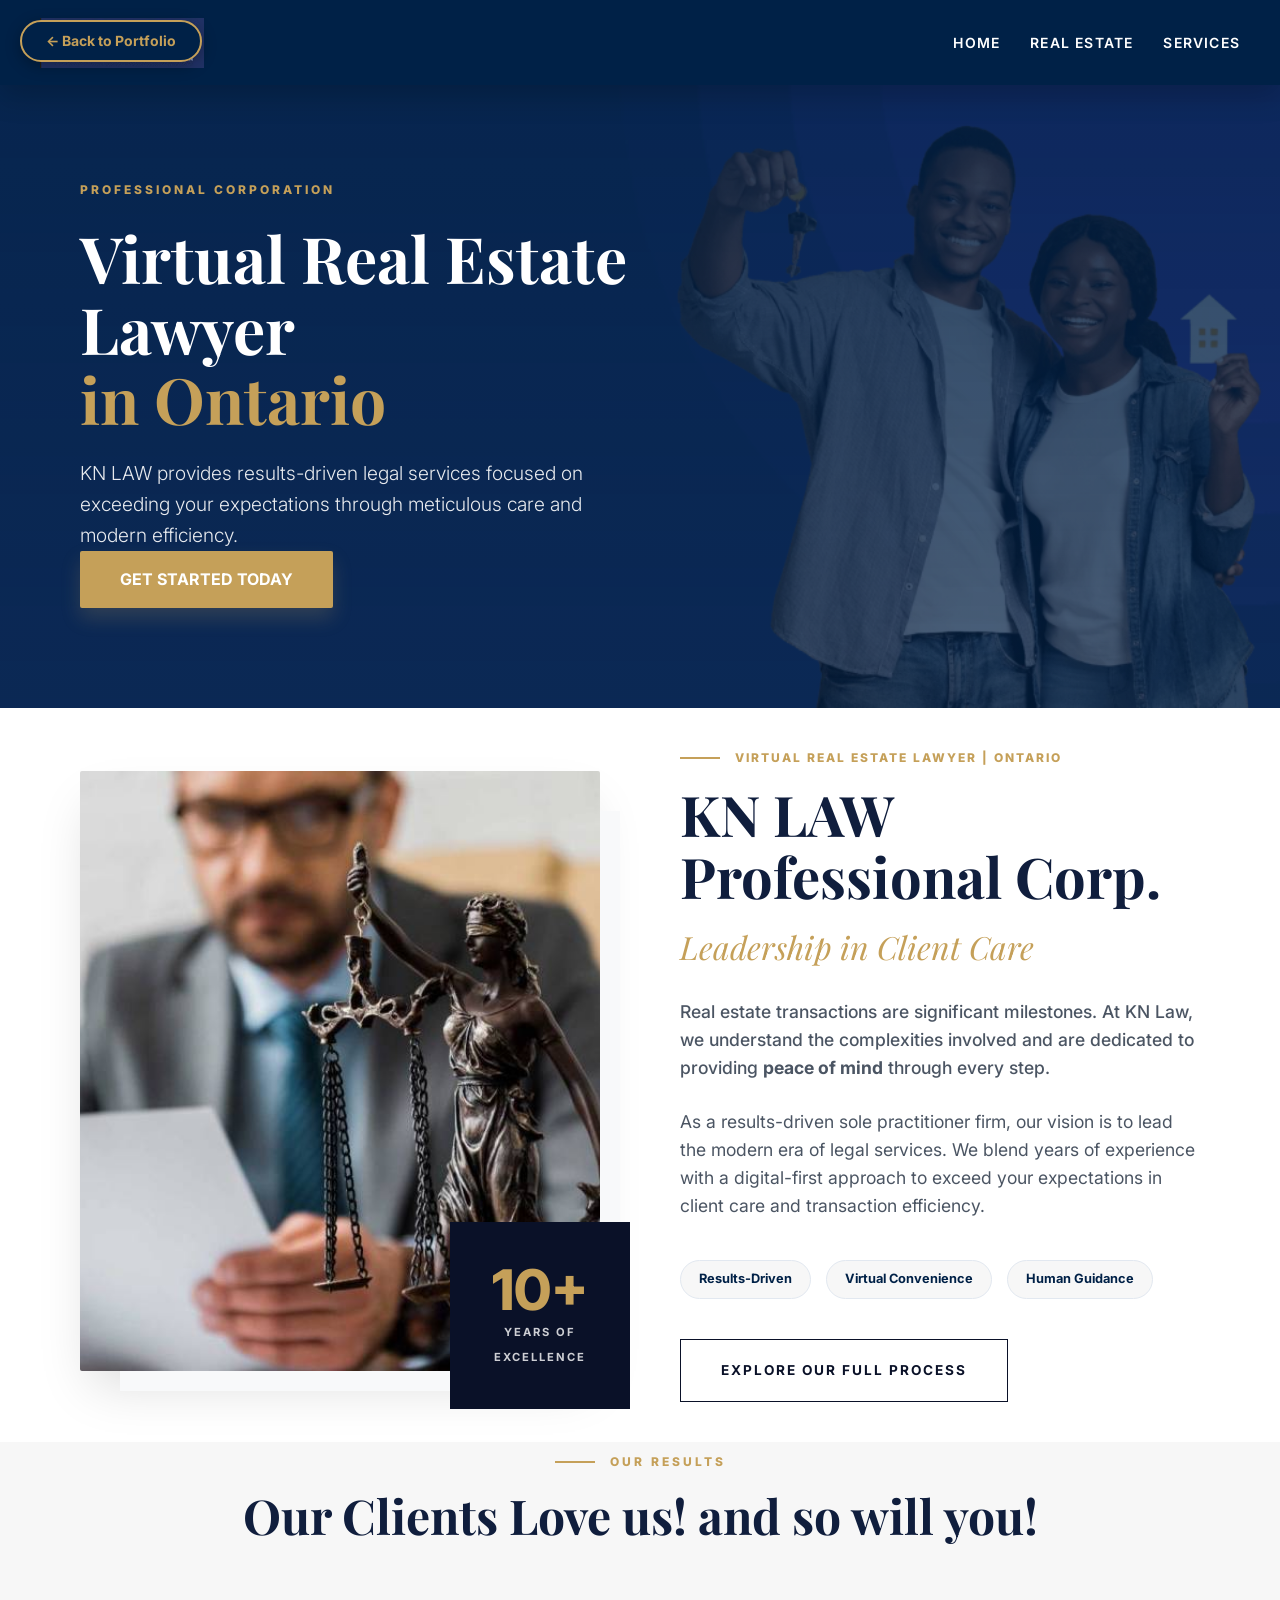
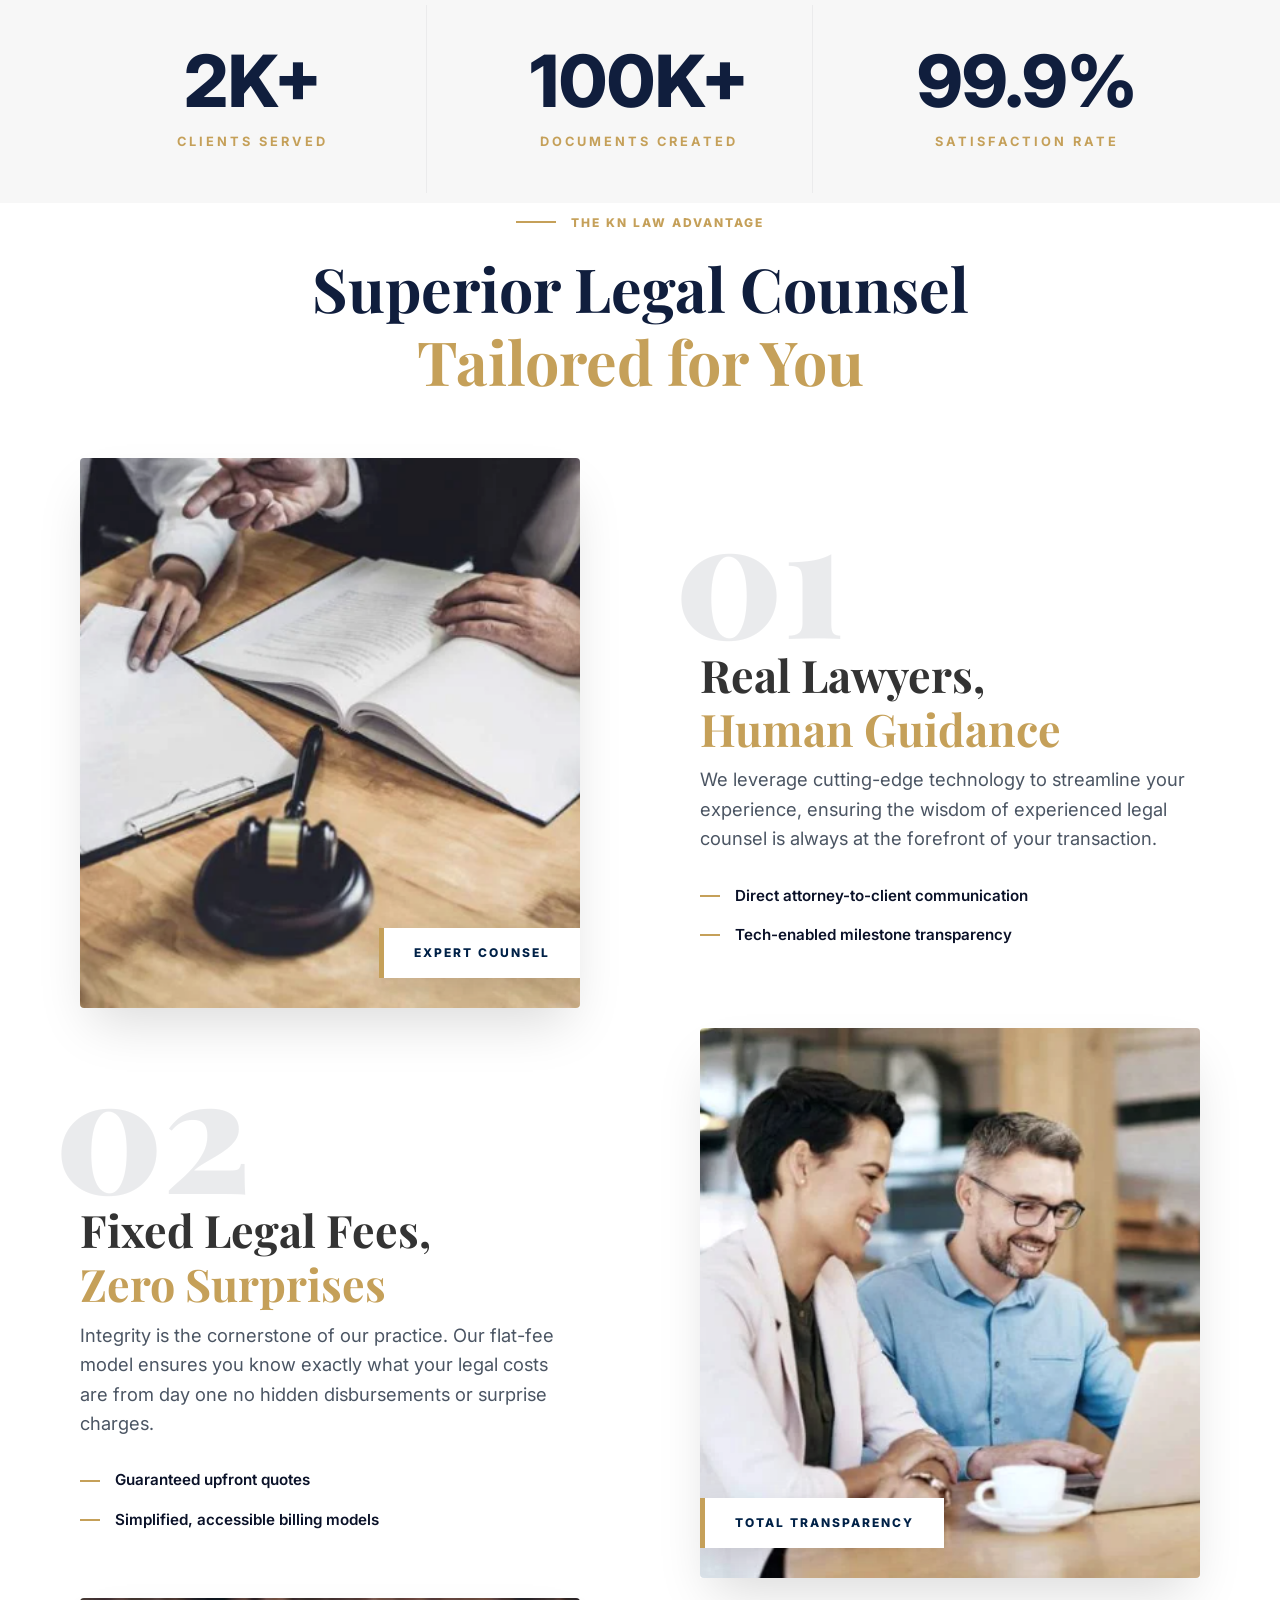
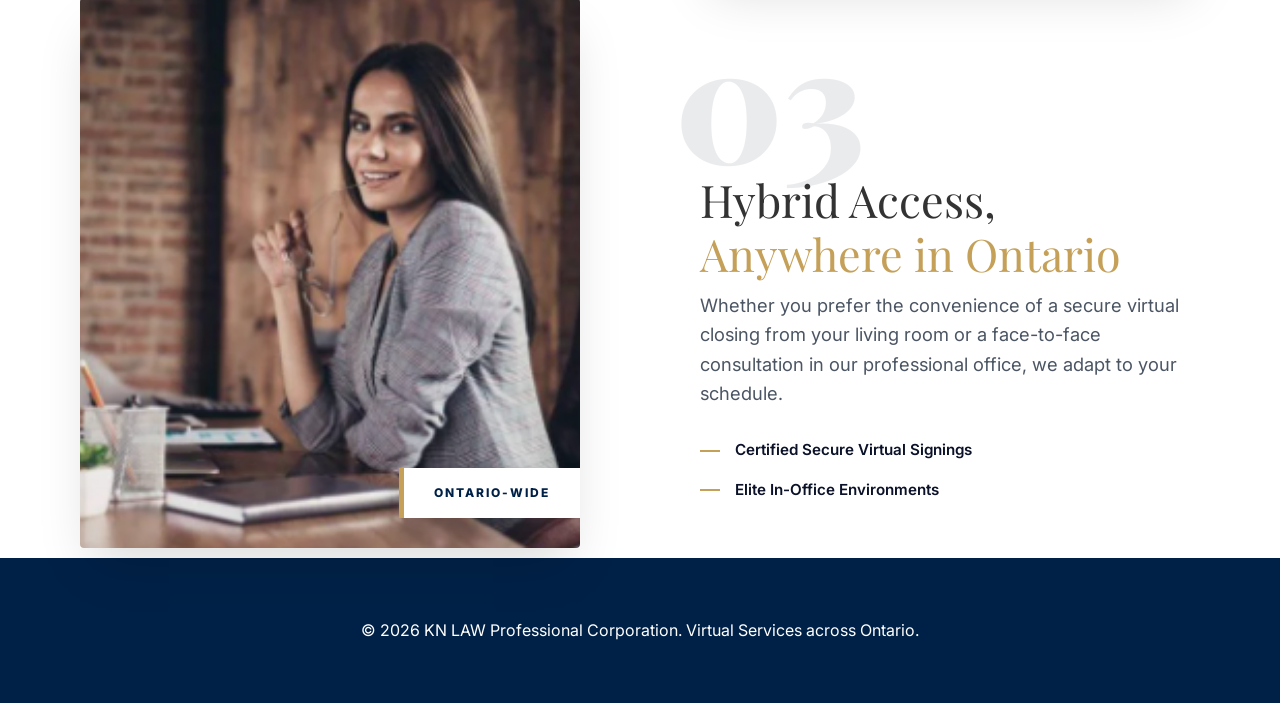
<file: index.html>
<!DOCTYPE html>
<html lang="en">
<head>
    <meta charset="UTF-8">
    <meta name="viewport" content="width=device-width, initial-scale=1.0">
    <title>KN LAW | Virtual Real Estate Lawyer Ontario</title>
    <link rel="stylesheet" href="indexxx.css">
    <link href="https://fonts.googleapis.com/css2?family=Inter:wght@400;600;700&family=Playfair+Display:wght@700;800&display=swap" rel="stylesheet">
</head>
<body>
       <a href="https://kisanthk.github.io/Kisanth-s-Website-/" class="back-link">← Back to Portfolio</a>
<nav class="solid-navbar">
    <div class="nav-elite-container">
           <img src="newLogo.png" alt="KN Law" class="nav-elite-logo">
        <div class="nav-menu-group" id="nav-menu">
            <ul class="nav-links-horizontal">
                <li><a href="index.html" class="nav-item-elite">Home</a></li>
                <li><a href="realEstate.html" class="nav-item-elite active">Real Estate</a></li>
                <li><a href="services.html" class="nav-item-elite">Services</a></li>
            </ul>
        </div>

        <div class="menu-toggle" id="mobile-menu">
            <span class="bar"></span>
            <span class="bar"></span>
            <span class="bar"></span>
        </div>
    </div>
</nav>

<header class="hero">
    <div class="container">
        <div class="hero-content">
            <span class="hero-eyebrow">Professional Corporation</span>
            <h1>Virtual Real Estate Lawyer <br><span class="text-gold">in Ontario</span></h1>
            <p class="hero-subtext">KN LAW provides results-driven legal services focused on exceeding your expectations through meticulous care and modern efficiency.</p>
            <div class="hero-btns">
                <a href="#contact" class="btn-gold">Get Started Today</a>
            </div>
        </div>
    </div>
</header>

<section id="about" class="about-premium">
    <div class="container about-grid">
        <div class="about-visual-group">
            <div class="image-stack">
                <img src="laww.jpg" alt="KN LAW Professional Environment" class="img-main">
                <div class="experience-badge">
                    <span class="exp-number">10+</span>
                    <span class="exp-label">Years of<br>Excellence</span>
                </div>
            </div>
            <div class="glass-decoration"></div>
        </div>

        <div class="about-text-content">
            <div class="eyebrow-wrapper">
                <div class="accent-line"></div>
                <span class="label-gold">Virtual Real Estate Lawyer | Ontario</span>
            </div>
            
            <h2 class="elite-title">KN LAW Professional Corp. <br>
                <span class="title-sub">Leadership in Client Care</span>
            </h2>

            <div class="description-block">
                <p class="lead-p">
                    Real estate transactions are significant milestones. At KN Law, we understand the complexities involved and are dedicated to providing <strong>peace of mind</strong> through every step.
                </p>
                <p>
                    As a results-driven sole practitioner firm, our vision is to lead the modern era of legal services. We blend years of experience with a digital-first approach to exceed your expectations in client care and transaction efficiency.
                </p>
            </div>

            <div class="value-indicators">
                <div class="value-pill">Results-Driven</div>
                <div class="value-pill">Virtual Convenience</div>
                <div class="value-pill">Human Guidance</div>
            </div>

            <a href="#process" class="btn-premium-outline">Explore Our Full Process</a>
        </div>
    </div>
</section>

<section id="results">
    <div class="container">
        <div class="text-center-wrapper">
            <div class="eyebrow-container justify-center">
                <div class="line"></div>
                <span class="eyebrow-text">Our Results</span>
            </div>
            <h2>Our Clients Love us! and so will you!</h2>
        </div>

       <div class="results-grid">
            <div class="stat-item">
                <div class="stat-number"><span class="counter" data-target="2">2</span>K+</div>
                <p class="stat-label">Clients Served</p>
            </div>
            
            <div class="stat-item">
                <div class="stat-number"><span class="counter" data-target="100">0</span>K+</div>
                <p class="stat-label">Documents Created</p>
            </div>
            
            <div class="stat-item">
                <div class="stat-number"><span class="counter" data-target="99">99</span>.9%</div>
                <p class="stat-label">Satisfaction Rate</p>
            </div>
        </div>
    </div>
</section>
<section id="advantage" class="advantage-elite">
    <div class="container">
        <div class="text-center-wrapper">
            <div class="eyebrow-container justify-center">
                <div class="line"></div>
                <span class="label-gold">The KN LAW Advantage</span>
            </div>
            <h2 class="advantage-main-title">Superior Legal Counsel <br><span class="text-gold">Tailored for You</span></h2>
        </div>

        <div class="row-premium">
            <div class="col-img img-frame">
                <div class="image-wrapper">
                    <img src="whyChoose.png" alt="Real Guidance">
                    <div class="floating-label">Expert Counsel</div>
                </div>
            </div>
            <div class="col-text">
                <div class="val-num-bg">01</div>
                <h4 class="advantage-h4">Real Lawyers, <br><span class="text-gold">Human Guidance</span></h4>
                <p class="advantage-p">We leverage cutting-edge technology to streamline your experience, ensuring the wisdom of experienced legal counsel is always at the forefront of your transaction.</p>
                <ul class="benefit-list-elite">
                    <li>Direct attorney-to-client communication</li>
                    <li>Tech-enabled milestone transparency</li>
                </ul>
            </div>
        </div>

        <div class="row-premium row-reverse">
            <div class="col-img img-frame">
                <div class="image-wrapper">
                    <img src="fixedLegal.png" alt="Transparent Fees">
                    <div class="floating-label label-left">Total Transparency</div>
                </div>
            </div>
            <div class="col-text">
                <div class="val-num-bg">02</div>
                <h4 class="advantage-h4">Fixed Legal Fees, <br><span class="text-gold">Zero Surprises</span></h4>
                <p class="advantage-p">Integrity is the cornerstone of our practice. Our flat-fee model ensures you know exactly what your legal costs are from day one no hidden disbursements or surprise charges.</p>
                <ul class="benefit-list-elite">
                    <li>Guaranteed upfront quotes</li>
                    <li>Simplified, accessible billing models</li>
                </ul>
            </div>
        </div>

        <div class="row-premium">
            <div class="col-img img-frame">
                <div class="image-wrapper">
                    <img src="office.png" alt="Ontario-Wide Access">
                    <div class="floating-label">Ontario-Wide</div>
                </div>
            </div>
            <div class="col-text">
                <div class="val-num-bg">03</div>
                <div class="advantage-h4">Hybrid Access, <br><span class="text-gold">Anywhere in Ontario</span></div>
                <p class="advantage-p">Whether you prefer the convenience of a secure virtual closing from your living room or a face-to-face consultation in our professional office, we adapt to your schedule.</p>
                <ul class="benefit-list-elite">
                    <li>Certified Secure Virtual Signings</li>
                    <li>Elite In-Office Environments</li>
                </ul>
            </div>
        </div>
    </div>
</section>

    <footer id="contact">
        <div class="container">
            <p>&copy; 2026 KN LAW Professional Corporation. Virtual Services across Ontario.</p>
        </div>
    </footer>

<script src ="script.js" ></script>
</body>

</html>
</file>
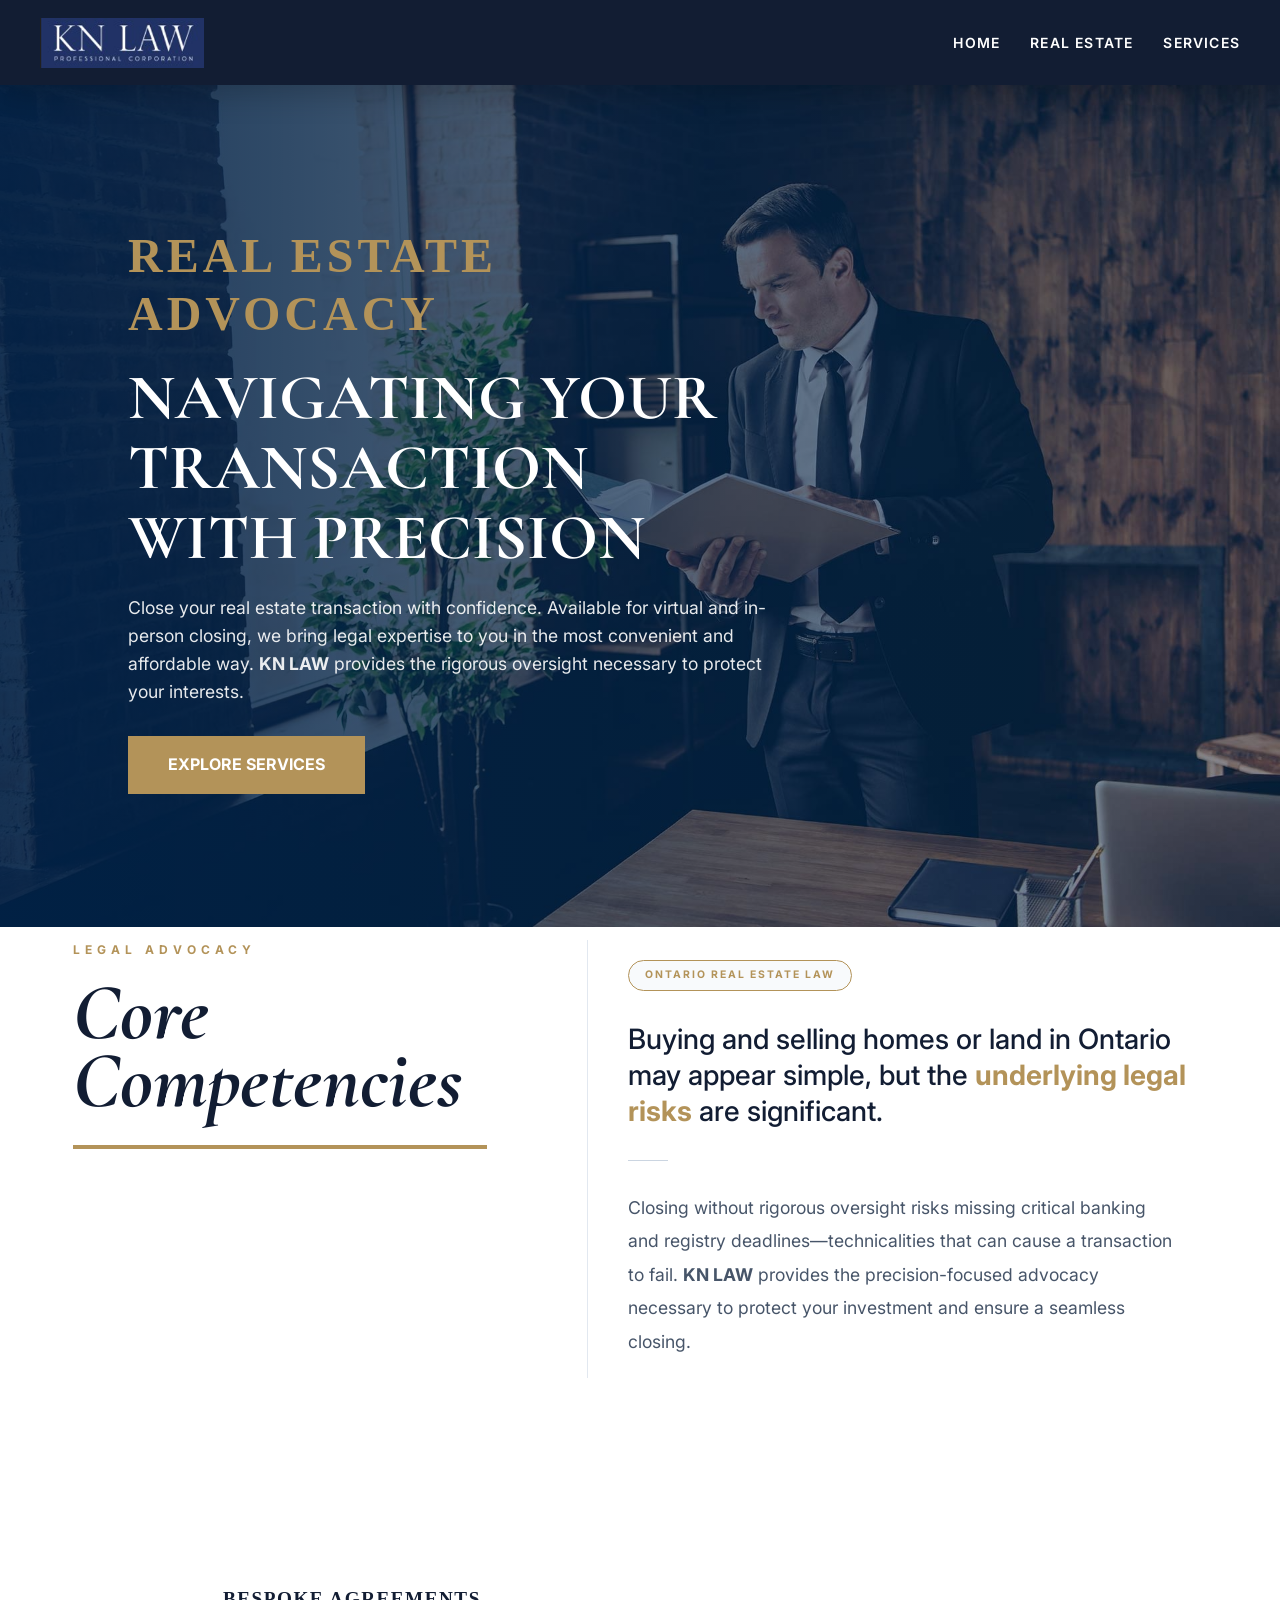
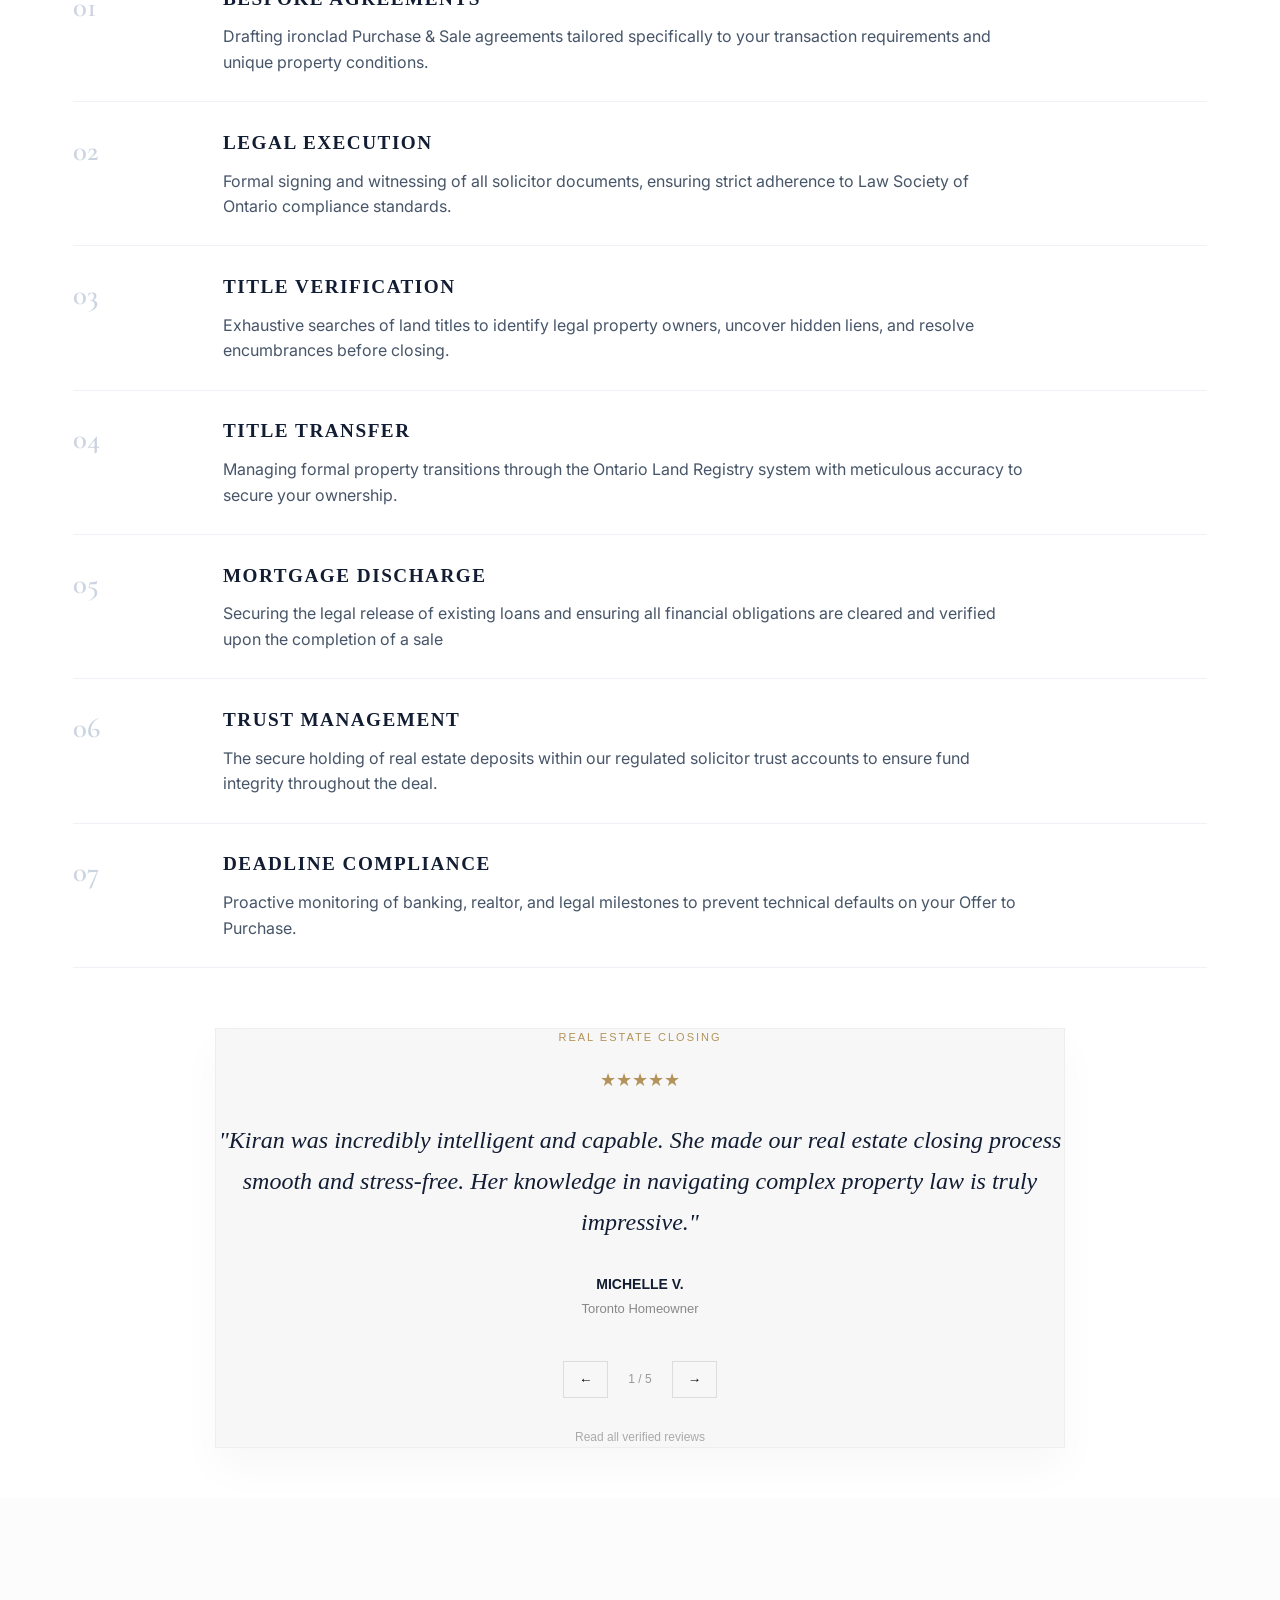
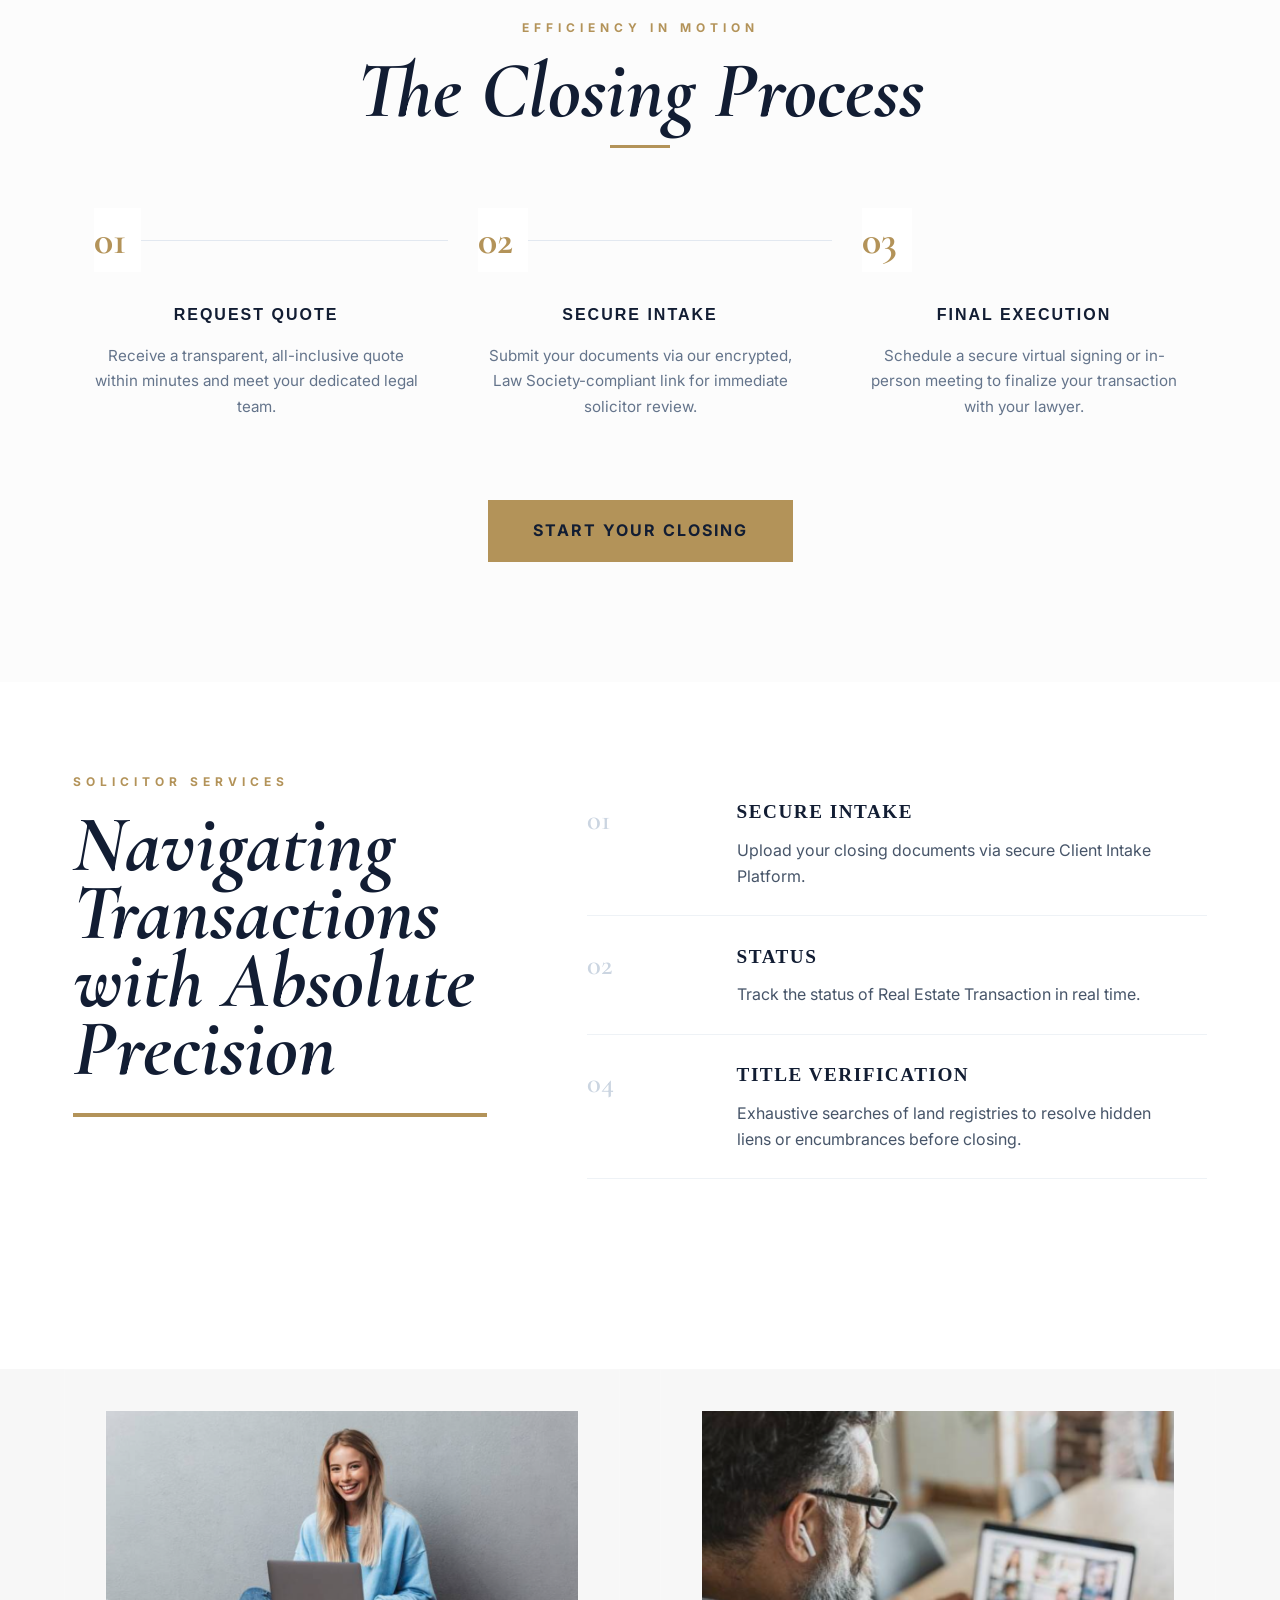
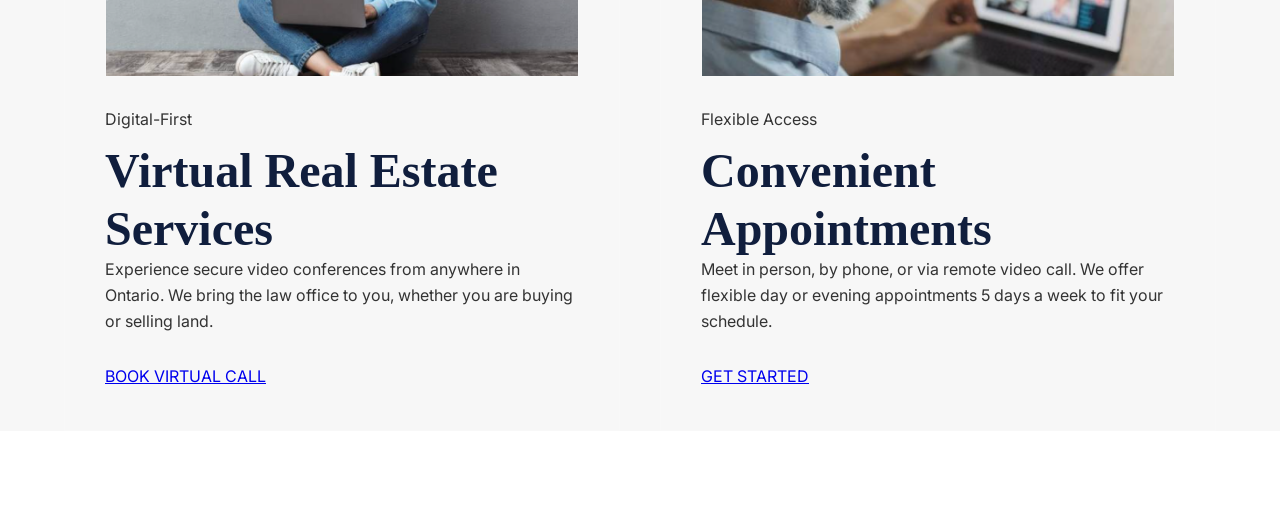
<file: realEstate.html>
<!DOCTYPE html>
<html lang="en">
   <head>
      <meta charset="UTF-8">
    <meta name="viewport" content="width=device-width, initial-scale=1.0">
      <title>Real Estate | KN LAW | Advocacy & Solicitor Services</title>
      <link rel="stylesheet" href="realEstate.css">
      <link href="https://fonts.googleapis.com/css2?family=Cormorant+Garamond:ital,wght@0,600;1,600&family=Inter:wght@300;400;600;700&display=swap" rel="stylesheet">
   </head>
   <body>

<nav class="solid-navbar">
    <div class="nav-elite-container">
        <a href="index.html" class="nav-brand">
            <img src="newLogo.png" alt="KN Law" class="nav-elite-logo">
        </a>
        <div class="nav-menu-group" id="navigation-hub">
            <ul class="nav-links-horizontal">
                <li><a href="index.html" class="nav-item-elite">Home</a></li>
                <li><a href="realEstate.html" class="nav-item-elite active">Real Estate</a></li>
                <li><a href="services.html" class="nav-item-elite">Services</a></li>
            </ul>
        </div>
        <div class="menu-toggle" id="mobile-trigger">
            <span class="bar"></span>
            <span class="bar"></span>
            <span class="bar"></span>
        </div>
    </div>
</nav>

      <section class="hero-container">
         <div class="hero-image-wrapper" style="background-image: url('image.jpg');">
            <div class="hero-overlay">
               <div class="hero-text-content">
                  <h2 class="gold-subtitle">REAL ESTATE ADVOCACY</h2>
                  <h1 class="hero-title">NAVIGATING YOUR TRANSACTION <br> WITH PRECISION</h1>
                  <p class="hero-description">
                     Close your real estate transaction with confidence. Available for virtual and in-person closing, we bring legal expertise to you in the most convenient and affordable way.
                     <strong>KN LAW</strong> provides the rigorous oversight necessary to protect your interests.
                  </p>
                  <a href="#services" class="cta-button">EXPLORE SERVICES</a>
               </div>
            </div>
         </div>
      </section>
      
     <section id="services" class="premium-services">
    <div class="editorial-container">
        
      <div class="service-intro-grid">
    <div class="intro-left">
        <div class="sticky-title-wrap">
            <span class="eyebrow-accent">Legal Advocacy</span>
            <h2 class="main-title-large">Core <br>Competencies</h2>
            <div class="gold-accent-bar"></div>
        </div>
    </div>

    <div class="intro-right">
        <div class="manifesto-box">
            <div class="legal-disclaimer-pill">Ontario Real Estate Law</div>
            <p class="manifesto-lead">
                Buying and selling homes or land in Ontario may appear simple, but the <span class="text-highlight">underlying legal risks</span> are significant.
            </p>
            <div class="manifesto-divider"></div>
            <p class="manifesto-detail">
                Closing without rigorous oversight risks missing critical banking and registry deadlines—technicalities that can cause a transaction to fail. 
                <strong>KN LAW</strong> provides the precision-focused advocacy necessary to protect your investment and ensure a seamless closing.
            </p>
        </div>
    </div>
</div>

        <div class="competency-rows">
            <div class="editorial-row">
                <div class="row-meta">
                    <span class="row-num">01</span>
                    <span class="row-label"></span>
                </div>
                <div class="row-body">
                    <h3 class="row-title">Bespoke Agreements</h3>
                    <p class="row-text">Drafting ironclad Purchase & Sale agreements tailored specifically to your transaction requirements and unique property conditions.</p>
                </div>
                <div class="row-indicator"></div>
            </div>

            <div class="editorial-row">
                <div class="row-meta">
                    <span class="row-num">02</span>
                    <span class="row-label"></span>
                </div>
                <div class="row-body">
                    <h3 class="row-title">Legal Execution</h3>
                    <p class="row-text">Formal signing and witnessing of all solicitor documents, ensuring strict adherence to Law Society of Ontario compliance standards.</p>
                </div>
                <div class="row-indicator"></div>
            </div>

            <div class="editorial-row">
                <div class="row-meta">
                    <span class="row-num">03</span>
                    <span class="row-label"></span>
                </div>
                <div class="row-body">
                    <h3 class="row-title">Title Verification</h3>
                    <p class="row-text">Exhaustive searches of land titles to identify legal property owners, uncover hidden liens, and resolve encumbrances before closing.</p>
                </div>
                <div class="row-indicator"></div>
            </div>

            <div class="editorial-row">
                <div class="row-meta">
                    <span class="row-num">04</span>
                    <span class="row-label"></span>
                </div>
                <div class="row-body">
                    <h3 class="row-title">Title Transfer</h3>
                    <p class="row-text">Managing formal property transitions through the Ontario Land Registry system with meticulous accuracy to secure your ownership.</p>
                </div>
                <div class="row-indicator"></div>
            </div>

            <div class="editorial-row">
                <div class="row-meta">
                    <span class="row-num">05</span>
                    <span class="row-label"></span>
                </div>
                <div class="row-body">
                    <h3 class="row-title">Mortgage Discharge</h3>
                    <p class="row-text">Securing the legal release of existing loans and ensuring all financial obligations are cleared and verified upon the completion of a sale</p>
                </div>
                <div class="row-indicator"></div>
            </div>
             <div class="editorial-row">
                <div class="row-meta">
                    <span class="row-num">06</span>
                    <span class="row-label"></span>
                </div>
                <div class="row-body">
                    <h3 class="row-title">Trust Management</h3>
                    <p class="row-text">The secure holding of real estate deposits within our regulated solicitor trust accounts to ensure fund integrity throughout the deal.</p>
                </div>
                <div class="row-indicator"></div>
            </div>
            <div class="editorial-row">
                <div class="row-meta">
                    <span class="row-num">07</span>
                    <span class="row-label"></span>
                </div>
                <div class="row-body">
                    <h3 class="row-title">Deadline Compliance</h3>
                    <p class="row-text">Proactive monitoring of banking, realtor, and legal milestones to prevent technical defaults on your Offer to Purchase.</p>
                </div>
                <div class="row-indicator"></div>
            </div>
        </div>
    </div>
</section>

<section class="kn-review-wrapper">
    <div class="kn-slider">
    <div class="kn-slide active">

        <div class="kn-badge">Real Estate Closing</div>
        <div class="kn-stars">★★★★★</div>
        <p class="kn-quote">"Kiran was incredibly intelligent and capable. She made our real estate closing process smooth and stress-free. Her knowledge in navigating complex property law is truly impressive."</p>
        <div class="kn-author">
            <strong>Michelle V.</strong>
            <span>Toronto Homeowner</span>
        </div>
    </div>

    <div class="kn-slide">
        <div class="kn-badge">Client Support</div>
        <div class="kn-stars">★★★★★</div>
        <p class="kn-quote">"The team showed an exceptional service attitude. They were patient, attentive, and showed genuine concern for our best interests throughout the entire legal process."</p>
        <div class="kn-author">
            <strong>Robert & Sarah H.</strong>
            <span>First-time Buyers</span>
        </div>
    </div>

    <div class="kn-slide">
        <div class="kn-badge">Legal Consultation</div>
        <div class="kn-stars">★★★★★</div>
        <p class="kn-quote">"Transparent pricing with no hidden charges. We walked out of our meeting with complete peace of mind, knowing exactly what we were paying for. Highly professional."</p>
        <div class="kn-author">
            <strong>James L.</strong>
            <span>Property Investor</span>
        </div>
    </div>

    <div class="kn-slide">
        <div class="kn-badge">Transaction Management</div>
        <div class="kn-stars">★★★★★</div>
        <p class="kn-quote">"Outstanding communication. Every email was answered promptly, and they kept us updated at every stage of our closing. You aren't just a file number here."</p>
        <div class="kn-author">
            <strong>David P.</strong>
            <span>Commercial Client</span>
        </div>
    </div>

    <div class="kn-slide">
        <div class="kn-badge">Verified Client</div>
        <div class="kn-stars">★★★★★</div>
        <p class="kn-quote">"Reliable, professional, and thorough. KN Law Services is easily the most trustworthy firm I've worked with in Ontario for real estate matters."</p>
        <div class="kn-author">
            <strong>Elena M.</strong>
            <span>Brampton, ON</span>
        </div>
    </div>
</div>

    <div class="kn-nav">
        <button id="prev" aria-label="Previous">←</button>
        <span id="slide-number">1 / 5</span>
        <button id="next" aria-label="Next">→</button>
    </div>

    <a href="https://knlegalservices.com/about-kn-law-real-estate/" class="kn-source-link">
        Read all verified reviews
    </a>
</div>
</section>

     <section class="process-section">
    <div class="editorial-container">
        <div class="center-head">
            <span class="eyebrow-accent">Efficiency in Motion</span>
            <h2 class="main-title-large center-text">The Closing Process</h2>
            <div class="gold-line-center"></div>
        </div>

        <div class="process-timeline-grid">
            <div class="p-card-premium">
                <div class="p-header">
                    <span class="p-number">01</span>
                    <div class="p-connector"></div>
                </div>
                <div class="p-body">
                    <h4 class="p-title">Request Quote</h4>
                    <p class="p-text">Receive a transparent, all-inclusive quote within minutes and meet your dedicated legal team.</p>
                </div>
            </div>

            <div class="p-card-premium">
                <div class="p-header">
                    <span class="p-number">02</span>
                    <div class="p-connector"></div>
                </div>
                <div class="p-body">
                    <h4 class="p-title">Secure Intake</h4>
                    <p class="p-text">Submit your documents via our encrypted, Law Society-compliant link for immediate solicitor review.</p>
                </div>
            </div>

            <div class="p-card-premium">
                <div class="p-header">
                    <span class="p-number">03</span>
                </div>
                <div class="p-body">
                    <h4 class="p-title">Final Execution</h4>
                    <p class="p-text">Schedule a secure virtual signing or in-person meeting to finalize your transaction with your lawyer.</p>
                </div>
            </div>
        </div>

        <div class="cta-area-centered">
            <a href="#contact" class="btn-gold-filled">START YOUR CLOSING</a>
        </div>
    </div>
</section>

<section id="services" class="premium-services">
    <div class="editorial-container">
        <div class="service-intro-grid">
            <div class="intro-left">
                <span class="eyebrow-accent">Solicitor Services</span>
                <h2 class="main-title-large">Navigating Transactions <br>with Absolute Precision</h2>
                <div class="gold-accent-bar"></div>
            </div>
            
            <div class="competency-list-wrap">
                <div class="editorial-row">
                    <div class="row-meta"><span class="row-num">01</span></div>
                    <div class="row-body">
                        <h3 class="row-title">Secure Intake</h3>
                        <p class="row-text">Upload your closing documents via secure Client Intake Platform.</p>
                    </div>
                    <div class="row-indicator"></div>
                </div>

                <div class="editorial-row">
                    <div class="row-meta"><span class="row-num">02</span></div>
                    <div class="row-body">
                        <h3 class="row-title">Status</h3>
                        <p class="row-text">Track the status of Real Estate Transaction in real time.</p>
                    </div>
                    <div class="row-indicator"></div>
                </div>

                <div class="editorial-row">
                    <div class="row-meta"><span class="row-num">04</span></div>
                    <div class="row-body">
                        <h3 class="row-title">Title Verification</h3>
                        <p class="row-text">Exhaustive searches of land registries to resolve hidden liens or encumbrances before closing.</p>
                    </div>
                    <div class="row-indicator"></div>
                </div>
            </div>
        </div>
    </div>
</section>
<section id="virtual-services" class="appointments-section">
    <div class="editorial-container">
        <div class="appointment-dual-grid">
            
            <div class="appointment-card virtual-focus">
                <div class="card-img-wrap">
                    <img src="Virtual .png" alt="Virtual Real Estate Services" class="card-feature-img">
                </div>
                <div class="card-body-content">
                    <div class="card-badge">Digital-First</div>
                    <h2 class="card-title">Virtual Real Estate Services</h2>
                    <p class="card-text">
                        Experience secure video conferences from anywhere in Ontario. We bring the law office to you, whether you are buying or selling land.
                    </p>
                    <a href="#contact" class="btn-gold-outline">BOOK VIRTUAL CALL</a>
                </div>
            </div>

            <div class="appointment-card schedule-focus">
                <div class="card-img-wrap">
                    <img src="Convenient .png" alt="Convenient Legal Appointments" class="card-feature-img">
                </div>
                <div class="card-body-content">
                    <div class="card-badge">Flexible Access</div>
                    <h2 class="card-title">Convenient Appointments</h2>
                    <p class="card-text">
                        Meet in person, by phone, or via remote video call. We offer flexible day or evening appointments 5 days a week to fit your schedule.
                    </p>
                    <a href="#contact" class="btn-gold-outline">GET STARTED</a>
                </div>
            </div>
        </div>
    </div>
</section>

      <script src="realEstate.js"></script>
   </body>

</html>
</file>
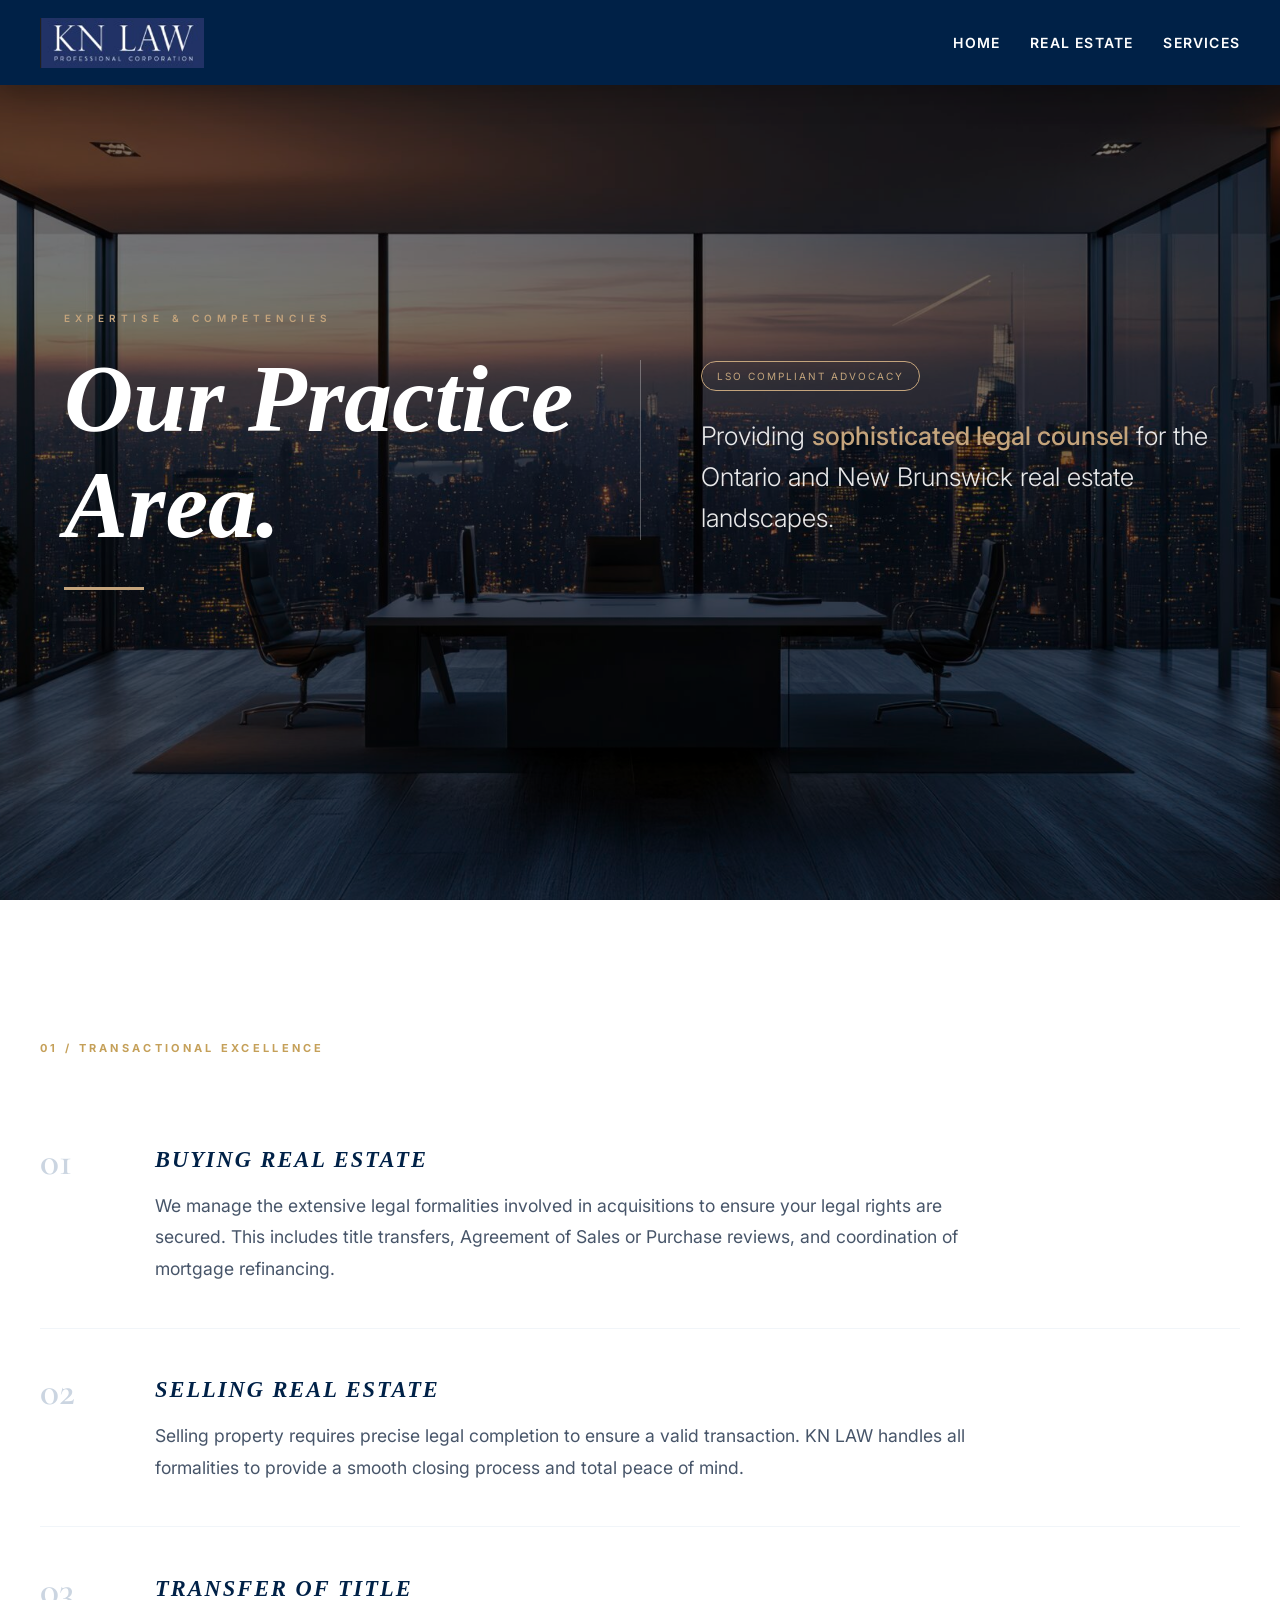
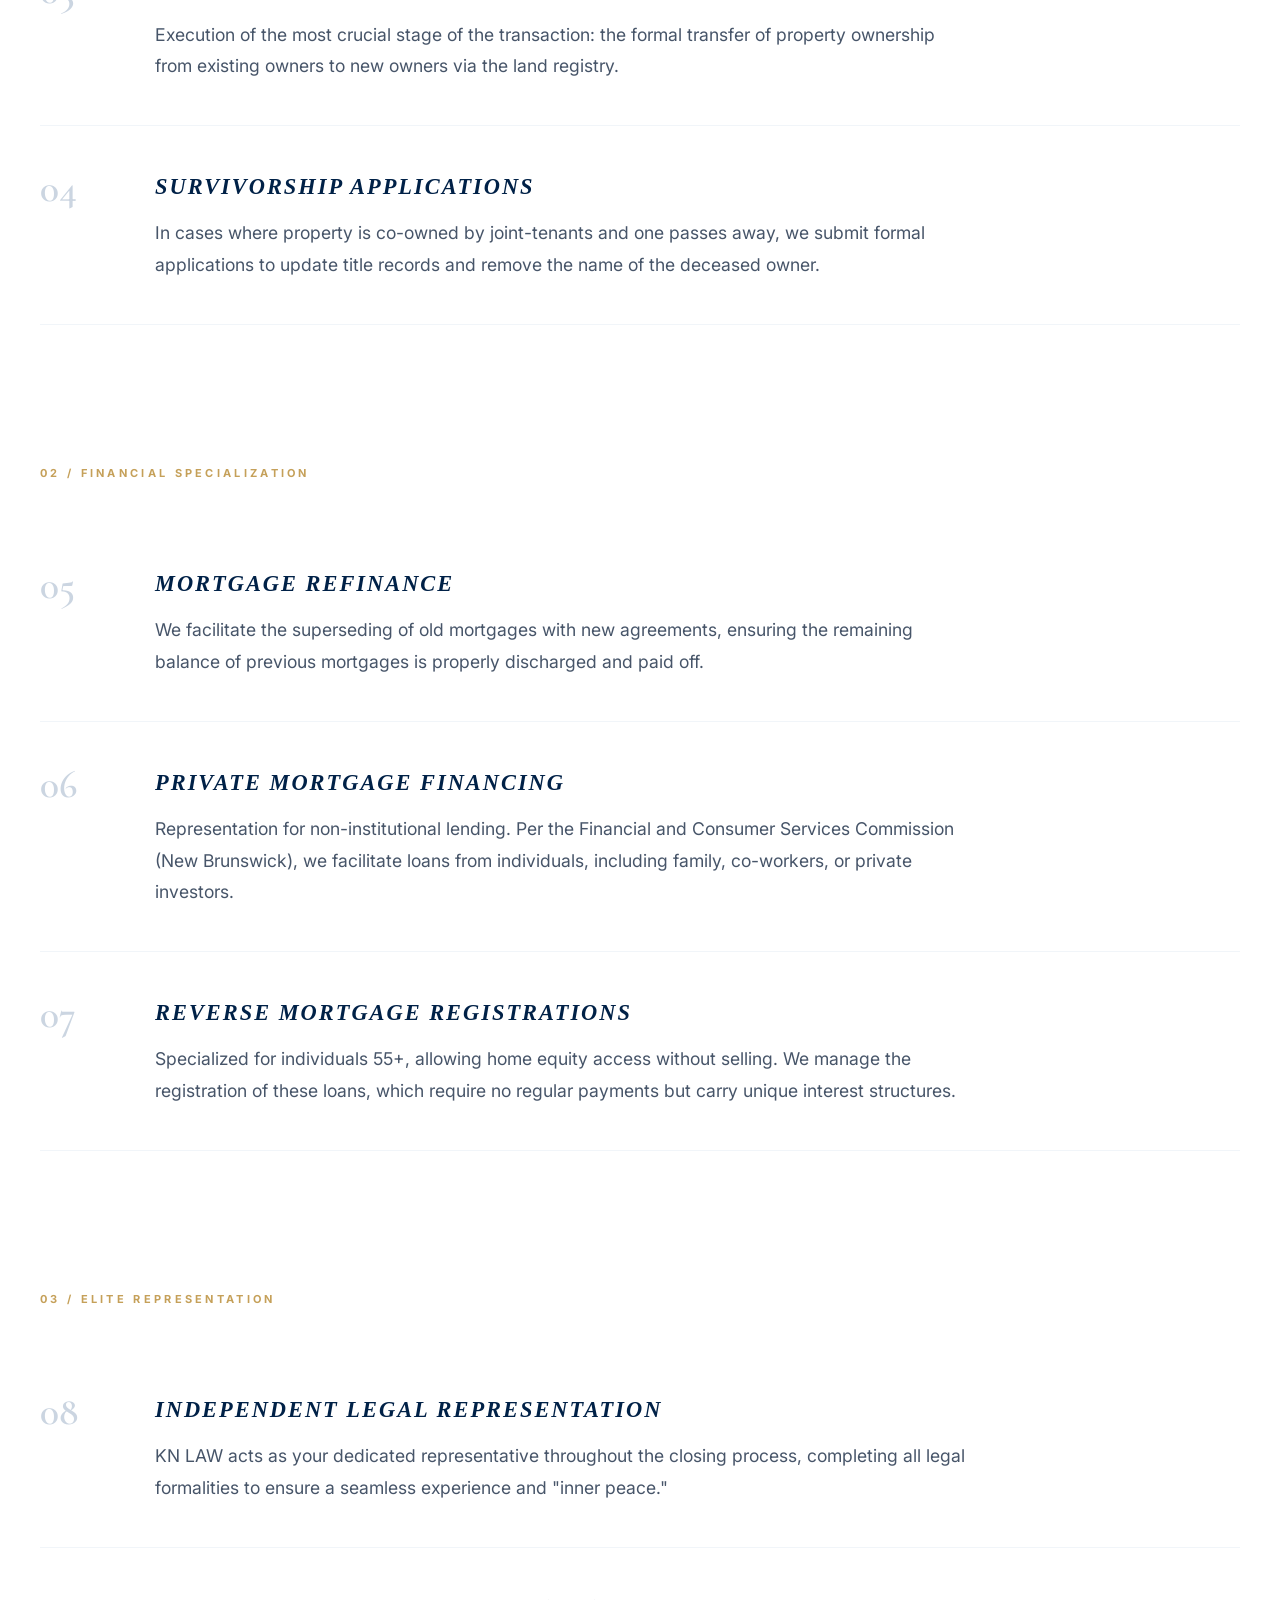
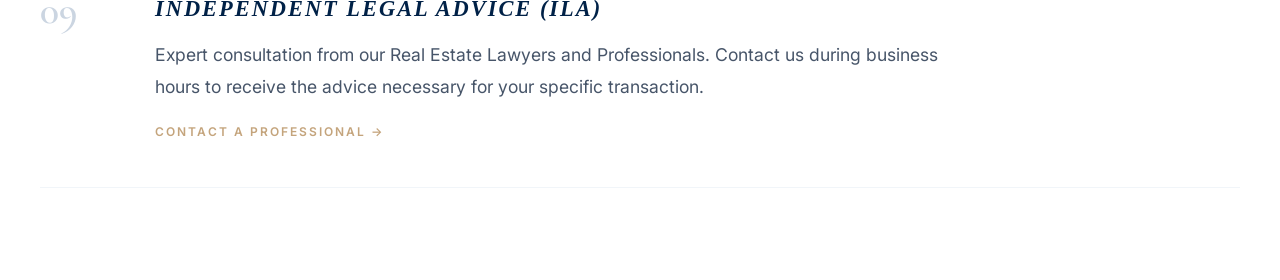
<file: services.html>
<!DOCTYPE html>
<html lang="en">
   <head>
      <meta charset="UTF-8">
    <meta name="viewport" content="width=device-width, initial-scale=1.0">
      <title>Real Estate | KN LAW | Advocacy & Solicitor Services</title>
      <link rel="stylesheet" href="services.css">
      <link href="https://fonts.googleapis.com/css2?family=Cormorant+Garamond:ital,wght@0,600;1,600&family=Inter:wght@300;400;600;700&display=swap" rel="stylesheet">
   </head>
   <body>

<nav class="solid-navbar">
    <div class="nav-elite-container">
        <a href="index.html" class="nav-brand">
            <img src="newLogo.png" alt="KN Law" class="nav-elite-logo">
        </a>
        <div class="nav-menu-group" id="navigation-hub">
            <ul class="nav-links-horizontal">
                <li><a href="index.html" class="nav-item-elite">Home</a></li>
                <li><a href="realEstate.html" class="nav-item-elite">Real Estate</a></li>
                <li><a href="services.html" class="nav-item-elite ">Services</a></li>
            </ul>
        </div>
        <div class="menu-toggle" id="mobile-trigger">
            <span class="bar"></span>
            <span class="bar"></span>
            <span class="bar"></span>
        </div>
    </div>
</nav>
<header class="hero-section">
        <div class="overlay"></div>
        
        <div class="hero-container">
            <div class="hero-left">
                <span class="top-label">Expertise & Competencies</span>
                <h1 class="main-title">Our Practice Area<span>.</span></h1>
                <div class="accent-bar"></div>
            </div>

            <div class="divider"></div>

            <div class="hero-right">
                <div class="badge">LSO Compliant Advocacy</div>
                <p class="description">
                    Providing <span class="highlight">sophisticated legal counsel</span> for the Ontario and New Brunswick real estate landscapes.
                </p>
            </div>
        </div>
    </header>

        <div class="category-divider">
            <span class="cat-label">01 / Transactional Excellence</span>
        </div>
        <div class="competency-rows">
            <div class="editorial-row">
                <div class="row-meta"><span class="row-num">01</span></div>
                <div class="row-body">
                    <h3 class="row-title">Buying Real Estate</h3>
                    <p class="row-text">We manage the extensive legal formalities involved in acquisitions to ensure your legal rights are secured. This includes title transfers, Agreement of Sales or Purchase reviews, and coordination of mortgage refinancing.</p>
                </div>
                <div class="row-indicator"></div>
            </div>
            <div class="editorial-row">
                <div class="row-meta"><span class="row-num">02</span></div>
                <div class="row-body">
                    <h3 class="row-title">Selling Real Estate</h3>
                    <p class="row-text">Selling property requires precise legal completion to ensure a valid transaction. KN LAW handles all formalities to provide a smooth closing process and total peace of mind.</p>
                </div>
                <div class="row-indicator"></div>
            </div>
            <div class="editorial-row">
                <div class="row-meta"><span class="row-num">03</span></div>
                <div class="row-body">
                    <h3 class="row-title">Transfer of Title</h3>
                    <p class="row-text">Execution of the most crucial stage of the transaction: the formal transfer of property ownership from existing owners to new owners via the land registry.</p>
                </div>
                <div class="row-indicator"></div>
            </div>
            <div class="editorial-row">
                <div class="row-meta"><span class="row-num">04</span></div>
                <div class="row-body">
                    <h3 class="row-title">Survivorship Applications</h3>
                    <p class="row-text">In cases where property is co-owned by joint-tenants and one passes away, we submit formal applications to update title records and remove the name of the deceased owner.</p>
                </div>
                <div class="row-indicator"></div>
            </div>
        </div>

        <div class="category-divider">
            <span class="cat-label">02 / Financial Specialization</span>
        </div>
        <div class="competency-rows">
            <div class="editorial-row">
                <div class="row-meta"><span class="row-num">05</span></div>
                <div class="row-body">
                    <h3 class="row-title">Mortgage Refinance</h3>
                    <p class="row-text">We facilitate the superseding of old mortgages with new agreements, ensuring the remaining balance of previous mortgages is properly discharged and paid off.</p>
                </div>
                <div class="row-indicator"></div>
            </div>
            <div class="editorial-row">
                <div class="row-meta"><span class="row-num">06</span></div>
                <div class="row-body">
                    <h3 class="row-title">Private Mortgage Financing</h3>
                    <p class="row-text">Representation for non-institutional lending. Per the Financial and Consumer Services Commission (New Brunswick), we facilitate loans from individuals, including family, co-workers, or private investors.</p>
                </div>
                <div class="row-indicator"></div>
            </div>
            <div class="editorial-row">
                <div class="row-meta"><span class="row-num">07</span></div>
                <div class="row-body">
                    <h3 class="row-title">Reverse Mortgage Registrations</h3>
                    <p class="row-text">Specialized for individuals 55+, allowing home equity access without selling. We manage the registration of these loans, which require no regular payments but carry unique interest structures.</p>
                </div>
                <div class="row-indicator"></div>
            </div>
        </div>

        <div class="category-divider">
            <span class="cat-label">03 / Elite Representation</span>
        </div>
        <div class="competency-rows">
            <div class="editorial-row">
                <div class="row-meta"><span class="row-num">08</span></div>
                <div class="row-body">
                    <h3 class="row-title">Independent Legal Representation</h3>
                    <p class="row-text">KN LAW acts as your dedicated representative throughout the closing process, completing all legal formalities to ensure a seamless experience and "inner peace."</p>
                </div>
                <div class="row-indicator"></div>
            </div>
            <div class="editorial-row">
                <div class="row-meta"><span class="row-num">09</span></div>
                <div class="row-body">
                    <h3 class="row-title">Independent Legal Advice (ILA)</h3>
                    <p class="row-text">Expert consultation from our Real Estate Lawyers and Professionals. Contact us during business hours to receive the advice necessary for your specific transaction.</p>
                    <a href="#contact" class="row-link">Contact a Professional →</a>
                </div>
                <div class="row-indicator"></div>
            </div>
        </div>

    </div>
</section>
    <script src="realEstate.js"></script>
   </body>
</html>
</file>
<file: indexxx.css>
:root {
    --kn-navy: #002147;
    --kn-gold: #c5a059;
    --kn-gold-dark: #a68446;
    --kn-white: #ffffff;
    --kn-charcoal: #333333;
    --kn-bg-soft: #f7f7f7;
    --kn-text-main: #333333;
    --kn-text-muted: #666666;
    --kn-shadow: 0 20px 40px rgba(0, 0, 0, 0.05);
    --kn-shadow-lg: 0 25px 50px -12px rgba(0, 0, 0, 0.15);
    --kn-transition: all 0.3s cubic-bezier(0.4, 0, 0.2, 1);
    --kn-radius: 4px;
    --kn-hero-overlay: linear-gradient(rgba(0, 33, 71, 0.85), rgba(0, 33, 71, 0.7));
    --section-spacing: 40px;
    --container-padding: 20px;
    --nav-solid-bg: #002147;
    --nav-item-color: #ffffff;
    --nav-accent-gold: #c5a059;
    --nav-height-fixed: 85px
    --primary-dark: #1a252f;
    --gold: #c5a059;
    --gold-hover: #b38f4d;
    --light-gray: #f8f9fa;
    --text-main: #333;
    --white: #ffffff;
--nav-height-fixed: 85px; /* <--- ADD THIS SEMICOLON */
    --primary-dark: #1a252f;
}
/* --- 1. Ergonomic Back Link (Color Corrected) --- */
/* --- 1. Fix Mismatched Text & Button Accents --- */
.text-gold, .label-gold {
    color: var(--primary) !important; /* Forces the "Gold" classes to use your Brand Blue */
}

.btn-gold {
    background: var(--primary);
    color: white;
    padding: 14px 30px;
    border-radius: 4px;
    text-decoration: none;
    font-weight: 600;
    display: inline-block;
    transition: var(--kn-transition);
    border: 1px solid var(--primary);
}

.btn-gold:hover {
    background: transparent;
    color: var(--primary);
    transform: translateY(-3px);
    box-shadow: var(--shadow-soft);
}

/* --- 2. Ergonomic "Back to Portfolio" Button --- */
/* FORCED BUTTON VISIBILITY */
.back-link {
    position: fixed !important;
    top: 20px !important;
    left: 20px !important;
    z-index: 10005 !important; /* Forces it above the navbar */
    display: block !important; 
    
    /* Branding Colors */
    background-color: #002147 !important; /* Hardcoded Navy */
    color: #c5a059 !important;           /* Hardcoded Gold */
    
    /* Shape & Size */
    padding: 12px 24px !important;
    border-radius: 50px !important;
    border: 2px solid #c5a059 !important;
    
    /* Text Styling */
    text-decoration: none !important;
    font-weight: 700 !important;
    font-size: 14px !important;
    line-height: 1 !important;
    box-shadow: 0 4px 15px rgba(0,0,0,0.3) !important;
}

.back-link:hover {
    background-color: #c5a059 !important;
    color: #ffffff !important;
}

@media (max-width: 768px) {
    .back-link {
        top: auto !important;
        bottom: 30px !important; /* Ergonomic thumb reach */
        left: 50% !important;
        transform: translateX(-50%) !important;
        width: 80% !important;
        text-align: center !important;
    }
}
/* --- 3. Stat Counter & UI Consistency --- */
.stat-number {
    color: var(--kn-navy) !important;
    font-family: 'Playfair Display', serif !important;
    font-size: 2.5rem !important;
    font-weight: 800 !important;
}

.text-gold, .label-gold {
    color: var(--kn-gold) !important;
}
/* 1. Mobile Navigation & Hamburger */
.menu-toggle {
    display: none;
    flex-direction: column;
    cursor: pointer;
    gap: 6px;
    z-index: 10001;
}

.bar {
    width: 25px;
    height: 3px;
    background-color: var(--kn-white);
    transition: 0.3s ease;
}

@media (max-width: 992px) {
    .menu-toggle { display: flex !important; }

    .nav-menu-group {
        position: fixed !important;
        right: -100% !important; /* Start off-screen */
        top: 85px !important;
        flex-direction: column !important;
        background-color: var(--kn-navy) !important;
        width: 100% !important;
        height: calc(100vh - 85px) !important;
        transition: 0.4s cubic-bezier(0.16, 1, 0.3, 1) !important;
        padding: 40px 0 !important;
        justify-content: flex-start !important;
    }

    .nav-menu-group.active {
        right: 0 !important; /* Slide in */
    }

    .nav-links-horizontal {
        flex-direction: column !important;
        align-items: center !important;
        gap: 30px !important;
    }

    /* Hamburger Animation to 'X' */
    .menu-toggle.is-active .bar:nth-child(2) { opacity: 0; }
    .menu-toggle.is-active .bar:nth-child(1) { transform: translateY(9px) rotate(45deg); }
    .menu-toggle.is-active .bar:nth-child(3) { transform: translateY(-9px) rotate(-45deg); }
}

/* 2. Section Responsiveness */
@media (max-width: 768px) {
    .service-intro-grid, 
    .appointment-dual-grid, 
    .process-timeline-grid {
        grid-template-columns: 1fr !important;
        gap: 40px !important;
    }

    .main-title-large { font-size: 2.8rem !important; }
    
    .editorial-row {
        grid-template-columns: 50px 1fr !important;
        padding: 20px 0 !important;
    }

    .body-flex { flex-direction: column !important; }
    
    .intro-left { position: relative !important; top: 0 !important; text-align: center; }
    
    .hero-title { font-size: 2.2rem !important; }
    
    .p-connector { display: none !important; } /* Remove horizontal lines on vertical stack */
}
.solid-navbar {
    width: 100% !important;
    height:85px;
    background-color: var(--kn-navy) !important;
    position: fixed !important;
    top: 0 !important;
    left: 0 !important;
    z-index: 10000 !important;
    display: flex !important;
    align-items: center !important;
    box-shadow: 0 10px 30px rgba(0, 0, 0, 0.2) !important;
}


.nav-elite-container {
    max-width: 1300px;
    width: 100%;
    margin: 0 auto;
    padding: 0 40px;
    display: flex;
    justify-content: space-between;
    align-items: center;
}
.nav-elite-logo {
    height: 50px !important;
    filter: none !important;
    display: block !important;
    width: auto !important;
    transition: transform .3s ease !important
}
.nav-menu-group {
    display: flex !important;
    align-items: center !important;
    gap: 40px !important
}
.nav-links-horizontal {
    display: flex !important;
    list-style: none !important;
    gap: 30px !important;
    margin: 0 !important;
    padding: 0 !important
}
.nav-item-elite {
    text-decoration: none !important;
    color: var(--kn-white) !important;
    font-weight: 600 !important;
    font-size: 14px !important;
    text-transform: uppercase !important;
    letter-spacing: 1.2px !important;
    transition: color .3s ease !important
}
.nav-item-elite:hover {
    color: var(--kn-gold) !important
}
.menu-toggle {
    display: none;
    flex-direction: column;
    cursor: pointer;
    gap: 6px
}
.bar {
    width: 25px;
    height: 3px;
    background-color: var(--kn-white)
}
@media (max-width:992px) {
    .menu-toggle {
        display: flex !important
    }
    .nav-menu-group {
        position: fixed;
        right: -100%;
        top: 85px;
        flex-direction: column;
        background-color: var(--kn-navy);
        width: 100%;
        transition: .3s;
        padding: 40px 0;
        gap: 30px !important
    }
    .nav-links-horizontal {
        flex-direction: column
    }
}
.hero {
    padding: 180px 0 100px;
    background: var(--kn-hero-overlay), url(backgroundHome.png) center/cover no-repeat !important;
    min-height: 70vh;
    display: flex;
    align-items: center;
    color: var(--kn-white)
}
.hero-content {
    max-width: 700px
}
.hero-eyebrow {
    color: var(--kn-gold);
    font-weight: 800;
    text-transform: uppercase;
    letter-spacing: 3px;
    font-size: .75rem;
    margin-bottom: 1.5rem;
    display: block
}
.hero h1 {
    font-size: clamp(2.5rem, 5vw, 4rem);
    line-height: 1.1;
    margin-bottom: 1.5rem
}
.hero p {
    font-size: 1.2rem;
    opacity: .9;
    font-weight: 300;
    max-width: 550px
}
.btn {
    display: inline-block;
    padding: 1.1rem 2.5rem;
    font-weight: 700;
    text-transform: uppercase;
    letter-spacing: 1px;
    font-size: .85rem;
    text-decoration: none;
    transition: var(--kn-transition);
    border-radius: var(--kn-radius)
}
.btn-gold {
    background: var(--kn-gold);
    color: #fff;
    box-shadow: 0 10px 20px rgba(197, 160, 89, .2)
}
.btn-gold:hover {
    background: var(--kn-gold-dark);
    transform: translateY(-3px);
    box-shadow: 0 15px 30px rgba(197, 160, 89, .3)
}
.about-premium {
    padding: 120px 0;
    background: var(--kn-white)
}
.about-grid {
    display: grid;
    grid-template-columns: 1fr 1.2fr;
    gap: 80px;
    align-items: center
}
.image-stack {
    position: relative
}
.img-main {
    width: 100%;
    border-radius: 8px;
    box-shadow: var(--kn-shadow-lg)
}
.exp-number {
    font-size: 2.5rem;
    font-weight: 800;
    display: block;
    color: var(--kn-gold)
}
.eyebrow-wrapper {
    display: flex;
    align-items: center;
    gap: 15px;
    margin-bottom: 1rem
}
.accent-line {
    width: 40px;
    height: 2px;
    background: var(--kn-gold)
}
.label-gold {
    color: var(--kn-gold);
    text-transform: uppercase;
    font-weight: 800;
    font-size: .75rem;
    letter-spacing: 2px
}
.elite-title {
    font-size: 2.8rem;
    color: var(--kn-navy);
    margin-bottom: 1.5rem
}
.title-sub {
    color: var(--kn-gold);
    font-style: italic;
    font-size: 1.8rem
}
.value-indicators {
    display: flex;
    gap: 15px;
    flex-wrap: wrap;
    margin: 2rem 0
}
.value-pill {
    background: var(--kn-bg-soft);
    padding: 8px 18px;
    border-radius: 50px;
    font-size: .8rem;
    font-weight: 700;
    color: var(--kn-navy);
    border: 1px solid #e2e8f0
}
.section-title {
    font-size: 2.8rem;
    color: var(--kn-navy);
    margin: 1rem 0 1.5rem
}
.process-grid {
    display: grid;
    grid-template-columns: repeat(auto-fit, minmax(250px, 1fr));
    gap: 30px
}
.text-center {
    text-align: center
}
.grid-3 {
    display: grid;
    grid-template-columns: repeat(auto-fit, minmax(280px, 1fr));
    gap: 40px
}
.stat-number {
    font-size: 3.5rem;
    font-weight: 800;
    color: var(--kn-navy)
}
.stat-label {
    letter-spacing: 2px;
    font-weight: 700;
    font-size: .8rem;
    color: var(--kn-gold)
}
.advantage {
    padding: 120px 0;
    background: var(--kn-white)
}
.row {
    display: flex;
    align-items: center;
    gap: 80px;
    margin-bottom: 100px
}
.col {
    flex: 1
}
.img-frame {
    position: relative
}
.img-frame img {
    width: 100%;
    height: 450px;
    object-fit: cover;
    border-radius: 4px
}
.val-num {
    font-size: 5rem;
    color: var(--kn-navy);
    opacity: .08;
    margin-bottom: -35px
}
.benefit-list {
    list-style: none;
    margin-top: 1.5rem
}
.benefit-list li {
    padding: 8px 0 8px 30px;
    position: relative;
    font-weight: 600;
    color: var(--kn-navy)
}
.benefit-list li::before {
    content: '→';
    position: absolute;
    left: 0;
    color: var(--kn-gold)
}
footer {
    background: var(--kn-navy);
    color: #fff;
    padding: 60px 0;
    text-align: center
}
@media (max-width:992px) {
    .nav-links {
        display: none
    }
    .about-grid, .row {
        grid-template-columns: 1fr;
        flex-direction: column;
        text-align: center;
        gap: 50px
    }
    .hero {
        padding: 140px 0 80px;
        text-align: center
    }
    .hero-content {
        margin: 0 auto
    }
    .eyebrow-container, .eyebrow-wrapper {
        justify-content: center
    }
}
* {
    margin: 0;
    padding: 0;
    box-sizing: border-box
}
body {
    font-family: Inter, sans-serif;
    color: var(--text-dark);
    line-height: 1.7;
    overflow-x: hidden
}
.container {
    max-width: 1200px;
    margin: 0 auto;
    padding: 0 5%
}
.navbar {
    position: fixed;
    width: 100%;
    top: 0;
    z-index: 1000;
    background: rgba(255, 255, 255, .95);
    backdrop-filter: blur(10px);
    border-bottom: 1px solid rgba(29, 50, 97, .1);
    padding: 1.2rem 0
}
.logo {
    font-family: 'Playfair Display', serif;
    font-size: 1.6rem;
    font-weight: 800;
    color: var(--kn-navy);
    letter-spacing: -.5px
}
.logo span {
    color: var(--kn-gold)
}
.nav-links {
    display: flex;
    list-style: none;
    gap: 2.5rem
}
.nav-links a {
    text-decoration: none;
    color: var(--kn-navy);
    font-weight: 600;
    font-size: .85rem;
    text-transform: uppercase;
    letter-spacing: 1px;
    transition: var(--transition)
}
.nav-links a:hover {
    color: var(--kn-gold)
}

.btn {
    display: inline-block;
    padding: 1.1rem 2.5rem;
    font-weight: 700;
    text-transform: uppercase;
    letter-spacing: 1px;
    font-size: .85rem;
    text-decoration: none;
    transition: var(--transition);
    border-radius: 4px
}
.btn-gold {
    background: var(--kn-gold);
    color: var(--white);
    box-shadow: 0 10px 20px rgba(197, 160, 89, .2)
}
.btn-gold:hover {
    transform: translateY(-3px);
    box-shadow: 0 15px 30px rgba(197, 160, 89, .3)
}
.about {
    padding: 120px 0;
    background: var(--white)
}
.about-image img {
    width: 100%;
    border-radius: 8px;
    box-shadow: var(--shadow)
}
.about-label {
    color: var(--kn-gold);
    font-weight: 800;
    font-size: .75rem;
    text-transform: uppercase;
    letter-spacing: 2px
}
.about h2 {
    font-family: 'Playfair Display', serif;
    font-size: 2.8rem;
    color: var(--kn-navy);
    margin: 1rem 0 2rem;
    line-height: 1.2
}
.about p {
    color: var(--text-light);
    margin-bottom: 1.5rem
}
.advantage {
    padding: 120px 0;
    background: var(--bg-alt)
}
.row {
    display: flex;
    align-items: center;
    gap: 80px;
    margin-bottom: 120px
}
.col {
    flex: 1
}
.img-frame {
    position: relative
}
.img-frame img {
    width: 100%;
    height: 500px;
    object-fit: cover;
    border-radius: 4px;
    display: block
}
.floating-label {
    position: absolute;
    bottom: 30px;
    right: -20px;
    background: var(--white);
    padding: 20px 30px;
    font-weight: 800;
    color: var(--kn-navy);
    box-shadow: var(--shadow);
    border-left: 5px solid var(--kn-gold);
    text-transform: uppercase
}
.label-left {
    right: auto;
    left: -20px
}
.val-num {
    font-family: 'Playfair Display', serif;
    font-size: 6rem;
    color: var(--kn-navy);
    opacity: .06;
    margin-bottom: -40px
}
.benefit-list {
    list-style: none;
    margin-top: 2rem
}
.benefit-list li {
    padding: .5rem 0 .5rem 30px;
    position: relative;
    font-weight: 600;
    color: var(--kn-navy)
}
.benefit-list li::before {
    content: '→';
    position: absolute;
    left: 0;
    color: var(--kn-gold)
}

.about {
    padding: 120px 0;
    background: var(--white)
}
.about-grid {
    display: grid;
    grid-template-columns: 1fr 1fr;
    gap: 80px;
    align-items: center
}
.about-image img {
    width: 100%;
    border-radius: 4px;
    box-shadow: var(--shadow-lg)
}
.label-gold {
    color: var(--kn-gold);
    text-transform: uppercase;
    font-weight: 800;
    font-size: .75rem;
    letter-spacing: 2px
}
.process {
    padding: 120px 0;
    background: var(--bg-light);
    text-align: center
}
.process-grid {
    display: grid;
    grid-template-columns: repeat(auto-fit, minmax(200px, 1fr));
    gap: 30px;
    margin-top: 60px
}
.step-num {
    font-family: 'Playfair Display', serif;
    font-size: 3rem;
    color: var(--kn-gold);
    opacity: .2;
    position: absolute;
    top: 10px;
    right: 20px
}
.btn-gold {
    background: var(--kn-gold);
    color: #fff;
    padding: 1rem 2.5rem;
    text-decoration: none;
    font-weight: 700;
    text-transform: uppercase;
    border-radius: 2px;
    display: inline-block;
    transition: .3s
}
.btn-gold:hover {
    background: #b08d4a;
    transform: translateY(-2px)
}
@media (max-width:992px) {
    .about-grid {
        grid-template-columns: 1fr;
        text-align: center
    }
}
.eyebrow-container {
    display: flex;
    align-items: center;
    gap: 15px;
    margin-bottom: 1.5rem
}
.line {
    width: 40px;
    height: 2px;
    background: var(--brand-accent)
}
.eyebrow {
    text-transform: uppercase;
    letter-spacing: 2px;
    font-weight: 700;
    font-size: .75rem;
    color: var(--brand-accent)
}
.section-title {
    font-family: 'Playfair Display', serif;
    font-size: 2.8rem;
    color: var(--brand-blue);
    margin-bottom: 1.5rem
}
.about-text {
    flex: 1.2
}
.about-image {
    flex: .8
}
.about-image img {
    width: 100%;
    border-radius: 12px;
    box-shadow: 0 20px 40px rgba(0, 0, 0, .1)
}
.process-grid {
    display: grid;
    grid-template-columns: repeat(auto-fit, minmax(250px, 1fr));
    gap: 30px;
    margin-top: 50px
}
@media (max-width:992px) {
    .eyebrow-container {
        justify-content: center
    }
}
body {
    font-family: Inter, sans-serif;
    color: var(--text-main);
    line-height: 1.6;
    -webkit-font-smoothing: antialiased
}
.logo, h1, h2, h3 {
    font-family: 'Playfair Display', serif
}
.services-section {
    padding: 120px 0;
    background: var(--white)
}
.grid-3 {
    display: grid;
    grid-template-columns: repeat(auto-fit, minmax(320px, 1fr));
    gap: 40px;
    margin-top: 60px
}
.contact-section {
    padding: 120px 0;
    background: var(--brand-navy);
    color: var(--white)
}
.contact-container {
    display: grid;
    grid-template-columns: 1fr 1fr;
    gap: 100px;
    align-items: start
}
.navbar {
    position: fixed;
    width: 100%;
    top: 0;
    z-index: 1000;
    background: var(--white);
    border-bottom: 1px solid rgba(16, 30, 61, .08);
    padding: .8rem 0
}
.nav-logo-img {
    height: 48px;
    width: auto;
    display: block
}
.nav-menu-wrapper {
    display: flex;
    align-items: center
}
.nav-links {
    display: flex;
    list-style: none;
    gap: 2.5rem;
    align-items: center
}
.nav-links a {
    text-decoration: none;
    color: var(--kn-navy);
    font-weight: 600;
    font-size: .85rem;
    text-transform: uppercase;
    letter-spacing: 1px;
    transition: var(--transition)
}
.nav-links a:hover {
    color: var(--kn-gold)
}
@media (max-width:992px) {
    .nav-links {
        display: none
    }
}
.container {
    max-width: 1200px !important;
    margin: 0 auto !important;
    padding: 0 40px !important;
    width: 100% !important
}
section {
    padding: 10px 0 !important;
    background: #f7f7f7 !important
}
.text-center-wrapper {
    text-align: center !important;
    max-width: 800px !important;
    margin: 0 auto 60px !important
}
.eyebrow-container.justify-center {
    display: flex !important;
    align-items: center !important;
    gap: 15px !important;
    justify-content: center !important;
    margin-bottom: 1rem !important
}
.line {
    width: 40px !important;
    height: 2px !important;
    background: #c5a059 !important
}
.eyebrow-text {
    color: #c5a059 !important;
    text-transform: uppercase !important;
    letter-spacing: 3px !important;
    font-weight: 800 !important;
    font-size: .75rem !important
}
h2 {
    font-family: 'Playfair Display', serif !important;
    font-size: 3rem !important;
    color: #101e3d !important;
    line-height: 1.2 !important;
    margin-top: 10px !important
}
.results-grid {
    display: grid !important;
    grid-template-columns: repeat(3, 1fr) !important;
    gap: 40px !important;
    text-align: center !important;
    width: 100% !important
}
.stat-item {
    padding: 20px !important
}
.stat-number {
    font-size: 4rem !important;
    font-weight: 800 !important;
    color: #101e3d !important;
    display: block !important;
    font-family: Inter, sans-serif !important
}
.stat-label {
    color: #c5a059 !important;
    font-weight: 700 !important;
    text-transform: uppercase !important;
    letter-spacing: 2px !important;
    font-size: .8rem !important
}
.btn-modern {
    background: #3b82f6 !important;
    color: #fff !important;
    padding: 16px 40px !important;
    border-radius: 50px !important;
    text-decoration: none !important;
    font-weight: 700 !important;
    display: inline-block !important;
    transition: transform .3s ease !important;
    margin-top: 40px !important;
    font-size: .9rem !important
}
.btn-modern:hover {
    transform: translateY(-3px) !important
}
.about-premium {
    background: #fff !important;
    padding: 40px 20px !important;
}

.about-visual-group {
    position: relative !important
}
.image-stack {
    position: relative !important;
    z-index: 2 !important
}
.img-main {
    width: 100% !important;
    height: 600px !important;
    object-fit: cover !important;
    border-radius: 2px !important;
    box-shadow: 30px 30px 0 -10px #f8f9fa, var(--kn-shadow-lg) !important
}
.experience-badge {
    position: absolute !important;
    bottom: -30px !important;
    right: -30px !important;
    background: #0a1128 !important;
    padding: 40px !important;
    color: #fff !important;
    text-align: center !important;
    min-width: 180px !important
}
.exp-number {
    display: block !important;
    font-size: 3.5rem !important;
    font-weight: 800 !important;
    color: #c5a059 !important;
    line-height: 1 !important
}
.exp-label {
    text-transform: uppercase !important;
    letter-spacing: 2px !important;
    font-size: .7rem !important;
    font-weight: 700 !important;
    opacity: .8 !important
}
.elite-title {
    font-size: 3.5rem !important;
    margin-bottom: 30px !important;
    line-height: 1.1 !important
}
.title-sub {
    color: #c5a059 !important;
    font-style: italic !important;
    font-weight: 400 !important;
    font-size: 2rem !important
}
.description-block p {
    margin-bottom: 25px !important;
    color: #4b5563 !important;
    font-size: 1.1rem !important;
    max-width: 550px !important
}
.lead-p {
    font-size: 1.25rem !important;
    color: #1a1a1a !important;
    font-weight: 500 !important
}
.value-indicators {
    display: flex !important;
    gap: 15px !important;
    margin: 40px 0 !important;
    flex-wrap: wrap !important
}
.btn-premium-outline {
    display: inline-block !important;
    padding: 20px 40px !important;
    border: 1px solid #0a1128 !important;
    color: #0a1128 !important;
    text-decoration: none !important;
    font-weight: 700 !important;
    text-transform: uppercase !important;
    letter-spacing: 2px !important;
    font-size: .85rem !important;
    transition: all .4s ease !important
}
.btn-premium-outline:hover {
    background: #0a1128 !important;
    color: #fff !important
}
@media (max-width:1024px) {
    .about-grid {
        grid-template-columns: 1fr !important;
        gap: 60px !important;
        text-align: center !important
    }
    .description-block p {
        margin: 0 auto 25px !important
    }
    .value-indicators {
        justify-content: center !important
    }
    .experience-badge {
        position: relative !important;
        right: 0 !important;
        bottom: 0 !important;
        margin: -50px auto 0 !important
    }
}
.results-grid {
    display: grid !important;
    grid-template-columns: repeat(3, 1fr) !important;
    gap: 40px !important;
    width: 100% !important;
    margin-top: 60px !important;
    text-align: center !important
}
.stat-item {
    padding: 40px 20px !important;
    border-right: 1px solid rgba(10, 17, 40, .05) !important
}
.stat-item:last-child {
    border-right: none !important
}
.stat-number {
    font-size: 4.5rem !important;
    font-weight: 800 !important;
    color: #101e3d !important;
    line-height: 1 !important;
    margin-bottom: 15px !important;
    font-family: Inter, sans-serif !important
}
.stat-label {
    color: #c5a059 !important;
    font-weight: 700 !important;
    text-transform: uppercase !important;
    letter-spacing: 3px !important;
    font-size: .8rem !important
}
@media (max-width:768px) {
    .results-grid {
        grid-template-columns: 1fr !important
    }
    .stat-item {
        border-right: none !important;
        border-bottom: 1px solid rgba(10, 17, 40, .05) !important
    }
}
.results-grid {
    display: grid !important;
    grid-template-columns: repeat(3, 1fr) !important;
    gap: 40px !important;
    width: 100% !important;
    margin-top: 60px !important;
    text-align: center !important
}
.stat-item {
    padding: 40px 20px !important;
    border-right: 1px solid rgba(10, 17, 40, .05) !important
}
.stat-item:last-child {
    border-right: none !important
}
.stat-number {
    font-size: 4.5rem !important;
    font-weight: 800 !important;
    color: #101e3d !important;
    line-height: 1 !important;
    margin-bottom: 15px !important;
    font-family: Inter, sans-serif !important
}
.stat-label {
    color: #c5a059 !important;
    font-weight: 700 !important;
    text-transform: uppercase !important;
    letter-spacing: 3px !important;
    font-size: .8rem !important
}
@media (max-width:768px) {
    .results-grid {
        grid-template-columns: 1fr !important
    }
    .stat-item {
        border-right: none !important;
        border-bottom: 1px solid rgba(10, 17, 40, .05) !important
    }
}
.advantage-elite {
    background: #fff !important
}
.advantage-main-title {
    font-size: 3.8rem !important;
    margin-top: 20px !important
}
.row-premium {
    display: grid !important;
    grid-template-columns: 1fr 1fr !important;
    gap: 120px !important;
    align-items: center !important;
    margin-bottom: 20px !important
}
.row-premium:last-child {
    margin-bottom: 0 !important
}
.row-reverse {
    direction: rtl !important
}
.row-reverse .col-text {
    direction: ltr !important
}
.val-num-bg {
    font-size: 10rem !important;
    font-family: 'Playfair Display', serif !important;
    font-weight: 900 !important;
    color: #0a1128 !important;
    opacity: .08 !important;
    line-height: 1 !important;
    margin-top: -10px !important;
    margin-bottom: -5px !important;
    margin-left: -25px !important;
    position: relative !important;
    z-index: 1 !important
}
.advantage-h4 {
    font-family: 'Playfair Display', serif !important;
    font-size: 2.8rem !important;
    line-height: 1.2 !important;
    margin-bottom: 10px !important;
    position: relative !important;
    z-index: 2 !important
}
.advantage-p {
    font-size: 1.15rem !important;
    color: #4b5563 !important;
    max-width: 500px !important;
    margin-bottom: 30px !important;
    position: relative !important;
    z-index: 2 !important
}
.benefit-list-elite {
    list-style: none !important;
    position: relative !important;
    z-index: 2 !important
}
.benefit-list-elite li {
    position: relative !important;
    padding-left: 35px !important;
    margin-bottom: 15px !important;
    font-weight: 600 !important;
    color: #0a1128 !important;
    font-size: .95rem !important
}
.benefit-list-elite li::before {
    content: "" !important;
    position: absolute !important;
    left: 0 !important;
    top: 50% !important;
    transform: translateY(-50%) !important;
    width: 20px !important;
    height: 2px !important;
    background: #c5a059 !important
}
.image-wrapper {
    position: relative !important;
    overflow: hidden !important;
    box-shadow: var(--kn-shadow-lg) !important
}
.image-wrapper img {
    width: 100% !important;
    height: 550px !important;
    object-fit: cover !important;
    filter: grayscale(20%) contrast(105%) !important;
    transition: all .6s cubic-bezier(.16, 1, .3, 1) !important;
    display: block !important
}
.image-wrapper:hover img {
    transform: scale(1.03) !important;
    filter: grayscale(0) !important
}
.floating-label {
    position: absolute !important;
    bottom: 30px !important;
    right: 0 !important;
    background: #fff !important;
    padding: 15px 30px !important;
    font-weight: 800 !important;
    text-transform: uppercase !important;
    letter-spacing: 2px !important;
    font-size: .75rem !important;
    box-shadow: 0 10px 30px rgba(0, 0, 0, .1) !important;
    z-index: 3 !important
}
.label-left {
    right: auto !important;
    left: 0 !important
}
.text-gold {
    color: #c5a059 !important

}
</file>
<file: realEstate.css>
/* 1. BRAND VARIABLES & RESET */
:root {
    --kn-navy: #002147;
    --kn-gold: #c5a059;
    --kn-white: #ffffff;
    --kn-bg: #f8fafc;
    --kn-border: #e2e8f0;
    --text-muted: #64748b;
}

* {
    box-sizing: border-box;
}

body { 
    margin: 0; 
    padding: 0; 
    font-family: 'Inter', sans-serif; 
    color: var(--kn-navy); 
    line-height: 1.6; 
    overflow-x: hidden;
}
/* --- RESPONSIVE REFINEMENTS --- */
/* --- SYSTEM STATES --- */

/* Scrolled Navbar Style */
.solid-navbar.scrolled {
    background: rgba(0, 33, 71, 0.98) !important;
    box-shadow: 0 10px 30px rgba(0,0,0,0.2) !important;
}

/* Mobile Menu Slide-in */
@media (max-width: 768px) {
    #navigation-hub {
        position: fixed;
        top: 85px;
        right: -100%; /* Hidden off-screen */
        width: 100%;
        height: calc(100vh - 85px);
        background: var(--kn-navy);
        transition: 0.4s cubic-bezier(0.16, 1, 0.3, 1);
        display: block !important;
    }

    #navigation-hub.active {
        right: 0; /* Slides into view */
    }

    .nav-links-horizontal {
        flex-direction: column;
        padding: 40px;
        gap: 25px;
    }
}

/* Hamburger to X Animation */
.menu-toggle.is-active .bar:nth-child(2) { opacity: 0; }
.menu-toggle.is-active .bar:nth-child(1) { transform: translateY(8px) rotate(45deg); }
.menu-toggle.is-active .bar:nth-child(3) { transform: translateY(-8px) rotate(-45deg); }
@media (max-width: 768px) {
    /* Prevent the 5rem title from overflowing the screen width */
    .main-title-large {
        font-size: 2.8rem !important;
        line-height: 1.1 !important;
    }

    /* Stack the Editorial Rows vertically for better readability */
    .editorial-row {
        grid-template-columns: 1fr !important; /* Change from 80px 1fr */
        padding: 30px 20px !important;
        gap: 10px !important;
    }

    /* Adjust the row number and label for mobile */
    .row-meta {
        flex-direction: row !important;
        align-items: center !important;
        gap: 15px !important;
        margin-bottom: 10px !important;
    }

    /* Ensure the Hero section text isn't too cramped */
    .hero-overlay {
        padding: 0 5% !important;
        justify-content: center !important;
        text-align: center !important;
    }

    /* Adjust Process Timeline spacing */
    .p-card-premium {
        padding: 0 0 40px 0 !important;
        border-bottom: 1px solid var(--kn-border) !important;
    }
    
    .p-card-premium:last-child {
        border-bottom: none !important;
    }
}

/* Fix for very small devices (iPhone SE, etc) */
@media (max-width: 380px) {
    .main-title-large {
        font-size: 2.2rem !important;
    }
    
    .cta-button, .btn-gold-filled {
        width: 100% !important;
        text-align: center !important;
    }
}
/* 2. NAVIGATION (Fixed & Solid) */
.solid-navbar { 
    width: 100%; 
    height: 85px; 
    background: var(--kn-navy); 
    position: fixed; 
    top: 0; 
    z-index: 10000; 
    display: flex; 
    align-items: center; 
    box-shadow: 0 4px 20px rgba(0,0,0,0.1);
}

.nav-elite-container { 
    max-width: 1300px; 
    width: 100%; 
    margin: 0 auto; 
    padding: 0 40px; 
    display: flex; 
    justify-content: space-between; 
    align-items: center; 
}

.nav-elite-logo { height: 50px; width: auto; }

.nav-links-horizontal { 
    display: flex; 
    list-style: none; 
    gap: 35px; 
    margin: 0; 
    padding: 0; 
}

.nav-item-elite { 
    color: white; 
    text-decoration: none; 
    font-weight: 600; 
    font-size: 13px; 
    text-transform: uppercase; 
    letter-spacing: 1.2px; 
    transition: 0.3s ease;
}

.nav-item-elite:hover, .nav-item-elite.active { color: var(--kn-gold); }

/* 3. HERO SECTION */
.hero-container { 
    height: 85vh; 
    margin-top: 85px; 
    position: relative; 
}

.hero-image-wrapper { 
    height: 110%; 
    background-image: url('hehe.jpg'); /* Ensure this file exists */
    background-size: cover; 
    background-position: center; 
}

.hero-overlay { 
    height: 100%; 
    background: linear-gradient(90deg, rgba(0,33,71,0.9) 0%, rgba(0,33,71,0.4) 100%); 
    display: flex; 
    align-items: center; 
    padding: 0 10%; 
}

.hero-text-content { max-width: 650px; color: white; }

.gold-subtitle { 
    color: var(--kn-gold)!important; 
    letter-spacing: 4px; 
    font-size: 0.9rem; 
    font-weight: 700;
}

.hero-title { 
    font-family: 'Cormorant Garamond', serif; 
    font-size: clamp(2.5rem, 5vw, 4rem); 
    line-height: 1.1; 
    margin: 20px 0; 
}

.hero-description { font-size: 1.1rem; opacity: 0.9; margin-bottom: 30px; }

.cta-button { 
    background: var(--kn-gold); 
    color: white; 
    padding: 16px 40px; 
    text-decoration: none; 
    font-weight: 700; 
    display: inline-block;
    transition: 0.3s;
}

.cta-button:hover { background: #a68546; transform: translateY(-2px); }

/* 4. SERVICES GRID (Compact & Professional) */
.compact-services { padding: 100px 10%; background: var(--kn-white); }

.grid-container { 
    display: grid; 
    grid-template-columns: repeat(2, 1fr); 
    gap: 40px; 
    max-width: 1100px;
    margin: 0 auto;
}

.grid-item { 
    border-left: 2px solid var(--kn-border); 
    padding: 15px 30px; 
    transition: 0.3s; 
}

.grid-item:hover { border-left-color: var(--kn-gold); background: #fcfcfc; }

.item-num { 
    font-family: 'Cormorant Garamond', serif; 
    font-size: 1.5rem; 
    color: var(--kn-gold); 
    font-weight: 700;
    margin-right: 15px; 
}

.item-title { font-size: 1rem; text-transform: uppercase; letter-spacing: 1px; font-weight: 700; }

.item-text { font-size: 0.9rem; color: var(--text-muted); margin-top: 5px; }

.highlight-small { 
    background: var(--kn-navy); 
    color: white; 
    padding: 30px; 
    border-radius: 4px; 
    border-left: 4px solid var(--kn-gold);
}

.highlight-small .item-text-light { color: rgba(255,255,255,0.7); font-size: 0.9rem; }

/* 5. HOW IT WORKS (Process) */
.process-section { padding: 100px 10%; text-align: center; background: var(--kn-bg); }

.center-head h2 { font-family: 'Cormorant Garamond', serif; font-size: 2.8rem; margin-bottom: 10px; }

.gold-line { width: 60px; height: 3px; background: var(--kn-gold); margin: 0 auto 50px; }

.process-grid { 
    display: grid; 
    grid-template-columns: repeat(3, 1fr); 
    gap: 40px; 
    max-width: 1200px; 
    margin: 0 auto;
}

.p-card { position: relative; padding: 20px; }

.p-icon { 
    font-size: 4rem; 
    font-family: 'Cormorant Garamond', serif; 
    color: var(--kn-navy); 
    opacity: 0.05; 
    font-weight: 700; 
    position: absolute;
    top: -10px;
    left: 50%;
    transform: translateX(-50%);
}

.p-card h4 { font-size: 1.3rem; margin-bottom: 15px; position: relative; }

.p-card p { font-size: 0.95rem; color: var(--text-muted); }

/* 6. RESPONSIVE ADJUSTMENTS */
@media (max-width: 992px) {
    .grid-container, .process-grid { grid-template-columns: 1fr; }
    .hero-title { font-size: 2.5rem; }
}
/* --- PREMIUM SERVICES: MANDATORY OVERRIDES --- */

/* Container & Intro Layout */
.premium-services { 
    padding: 10px  !important; 
    background: #ffffff !important; 
}

.editorial-container { 
    max-width: 1300px !important; 
    margin: 0 auto !important; 
    padding: 0 5% !important; 
}

.service-intro-grid {
    display: grid !important;
    grid-template-columns: 1fr 1.2fr !important;
    gap: 80px !important;
    margin-bottom: 100px !important;
    align-items: start !important;
}

.eyebrow-accent {
    color: var(--kn-gold) !important;
    text-transform: uppercase !important;
    letter-spacing: 4px !important;
    font-weight: 700 !important;
    font-size: 0.8rem !important;
    display: block !important;
    margin-bottom: 20px !important;
}

.main-title-large {
    font-family: 'Cormorant Garamond', serif !important;
    font-size: 4.5rem !important;
    line-height: 0.95 !important;
    color: var(--kn-navy) !important;
    margin: 0 !important;
}

.manifesto-box { padding-top: 40px !important; }

.manifesto-lead { 
    font-size: 1.4rem !important; 
    color: var(--kn-navy) !important; 
    font-weight: 600 !important; 
    line-height: 1.4 !important; 
    margin-bottom: 20px !important; 
}

.manifesto-detail { 
    font-size: 1.05rem !important; 
    color: #64748b !important; 
    line-height: 1.8 !important; 
}

/* The Competency Rows */
.editorial-row {
    display: grid !important;
    grid-template-columns: 150px 1fr 20px !important;
    padding: 45px 0 !important;
    border-bottom: 1px solid #eef2f6 !important;
    transition: all 0.4s cubic-bezier(0.16, 1, 0.3, 1) !important;
    position: relative !important;
}

.editorial-row:hover {
    padding-left: 30px !important;
    background: #fcfdfe !important;
}

/* Row Meta */
.row-meta { 
    display: flex !important; 
    flex-direction: column !important; 
    gap: 5px !important; 
}

.row-num { 
    font-family: 'Cormorant Garamond', serif !important; 
    font-size: 1.8rem !important; 
    color: #cbd5e1 !important; 
    font-weight: 600 !important; 
}

.row-label { 
    font-size: 0.7rem !important; 
    text-transform: uppercase !important; 
    letter-spacing: 2px !important; 
    color: #94a3b8 !important; 
    font-weight: 700 !important; 
}

.editorial-row:hover .row-num { 
    color: var(--kn-gold) !important; 
}

/* Row Body */
.row-title { 
    font-size: 1.2rem !important; 
    text-transform: uppercase !important; 
    letter-spacing: 1.5px !important; 
    margin: 0 0 10px 0 !important; 
    font-weight: 700 !important; 
    color: var(--kn-navy) !important; 
}

.row-text { 
    font-size: 1rem !important; 
    color: #475569 !important; 
    margin: 0 !important; 
    max-width: 800px !important; 
}

/* Row Indicator */
.row-indicator { 
    width: 4px !important; 
    height: 0% !important; 
    background: var(--kn-gold) !important; 
    transition: 0.4s !important; 
    position: absolute !important; 
    left: 0 !important; 
    top: 0 !important; 
}

.editorial-row:hover .row-indicator { 
    height: 100% !important; 
}

/* Deadline Compliance Highlight */
.highlight-navy { 
    background: var(--kn-navy) !important; 
    border-bottom: none !important; 
    padding: 50px 30px !important; 
    margin-top: 20px !important; 
}

.highlight-navy .row-num { color: var(--kn-gold) !important; }
.white { color: #ffffff !important; }
.white-muted { color: rgba(255,255,255,0.7) !important; }
.gold-bg { background: var(--kn-gold) !important; }

/* Mobile Optimization */
@media (max-width: 992px) {
    .service-intro-grid { 
        grid-template-columns: 1fr !important; 
        gap: 40px !important; 
    }
    .main-title-large { 
        font-size: 3rem !important; 
    }
    .editorial-row { 
        grid-template-columns: 80px 1fr !important; 
    }
    .row-label { 
        display: none !important;
     }
}
/* Intro Grid Structure */
.service-intro-grid {
    display: grid !important;
    grid-template-columns: 0.8fr 1.2fr !important; /* Asymmetrical balance */
    gap: 100px !important;
    margin-bottom: 120px !important;
    margin-top: 20px;
    align-items: start !important;
    padding: 60px 0 !important;
}

/* Left Sidebar Styles */
.intro-left {
    position: sticky !important;
    top: 150px !important;
}

.eyebrow-accent {
    color: var(--kn-gold) !important;
    text-transform: uppercase !important;
    letter-spacing: 5px !important;
    font-weight: 700 !important;
    font-size: 0.75rem !important;
    margin-bottom: 20px !important;
    display: block !important;
}

.main-title-large {
    font-family: 'Cormorant Garamond', serif !important;
    font-size: 5rem !important; /* Larger for authority */
    line-height: 0.85 !important;
    color: var(--kn-navy) !important;
    margin: 0 !important;
    font-style: italic; /* Adds a touch of traditional solicitor class */
}

.gold-accent-bar {
    height: 4px !important;
    background: var(--kn-gold) !important;
    margin-top: 30px !important;
}

/* Right Content Styles */
.manifesto-box {
    padding: 20px 0 20px 40px !important;
    border-left: 1px solid #e2e8f0 !important; /* The subtle "Legal Line" */
}

.legal-disclaimer-pill {
    display: inline-block !important;
    padding: 6px 16px !important;
    background: var(--kn-bg) !important;
    color: var(--kn-gold) !important;
    border: 1px solid var(--kn-gold) !important;
    font-size: 0.65rem !important;
    font-weight: 700 !important;
    text-transform: uppercase !important;
    letter-spacing: 2px !important;
    margin-bottom: 30px !important;
    border-radius: 50px !important;
}

.manifesto-lead {
    font-size: 1.75rem !important; /* Punchy and readable */
    color: var(--kn-navy) !important;
    font-weight: 500 !important;
    line-height: 1.3 !important;
    margin-bottom: 30px !important;
}

.text-highlight {
    color: var(--kn-gold) !important;
    font-weight: 700 !important;
}

.manifesto-divider {
    width: 40px !important;
    height: 1px !important;
    background: #cbd5e1 !important;
    margin-bottom: 30px !important;
}

.manifesto-detail {
    font-size: 1.1rem !important;
    color: #475569 !important;
    line-height: 1.9 !important;
    max-width: 550px !important;
}

/* Mobile Responsive Fix */
@media (max-width: 1024px) {
    .service-intro-grid {
        grid-template-columns: 1fr !important;
        gap: 50px !important;
    }
    .manifesto-box {
        padding-left: 0 !important;
        border-left: none !important;
        border-top: 1px solid #e2e8f0 !important;
        padding-top: 40px !important;
    }
    .main-title-large {
        font-size: 3.5rem !important;
    }
}
/* --- DIMENSION & SYMMETRY FIXES --- */

.appointment-dual-grid {
    display: grid !important;
    grid-template-columns: 1fr 1fr !important;
    gap: 40px !important;
    align-items: stretch !important; /* Forces cards to be equal height */
}

.appointment-card {
    display: flex !important;
    flex-direction: column !important;
    padding: 40px !important; /* Slightly reduced for better inner symmetry */
    background: rgba(255, 255, 255, 0.03) !important;
    border: 1px solid rgba(255, 255, 255, 0.1) !important;
    height: 100% !important; /* Ensures background fills the grid space */
}

.card-img-wrap {
    width: 100% !important;
    /* This creates a perfect professional landscape ratio (16:9) */
    aspect-ratio: 16 / 9 !important; 
    overflow: hidden !important;
    margin-bottom: 30px !important;
    border: 1px solid rgba(255, 255, 255, 0.1) !important;
}

.card-feature-img {
    width: 100% !important;
    height: 100% !important;
    object-fit: cover !important; /* Crops image to fill the 16:9 frame without stretching */
    display: block !important;
}

.card-body-content {
    flex-grow: 1 !important; /* Pushes the button to the bottom if text is short */
    display: flex !important;
    flex-direction: column !important;
}

.card-text {
    flex-grow: 1 !important; /* Ensures the gap between text and button is uniform */
    margin-bottom: 30px !important;
}

.card-footer {
    margin-top: auto !important; /* Anchors button to the bottom of the card */
}

/* Maintain mobile stack */
@media (max-width: 992px) {
    .appointment-dual-grid {
        grid-template-columns: 1fr !important;
    }
    .card-img-wrap {
        aspect-ratio: 4 / 3 !important; /* Slightly taller on mobile for better visibility */
    }
}

/* --- PROCESS SECTION UPGRADES --- */
.process-section { padding: 120px 0 !important; background: #fcfcfc !important; }

.center-text { text-align: center !important; }
.gold-line-center { 
    width: 60px !important; 
    height: 3px !important; 
    background: var(--kn-gold) !important; 
    margin: 20px auto 60px !important; 
}

.process-timeline-grid {
    display: grid !important;
    grid-template-columns: repeat(3, 1fr) !important;
    gap: 0 !important; /* Items connected by the line */
    margin-bottom: 80px !important;
}

.p-card-premium { padding: 0 30px !important; position: relative !important; }

.p-header { 
    display: flex !important; 
    align-items: center !important; 
    margin-bottom: 30px !important; 
}

.p-number {
    font-family: 'Cormorant Garamond', serif !important;
    font-size: 2.5rem !important;
    font-weight: 700 !important;
    color: var(--kn-gold) !important;
    background: white !important;
    z-index: 2 !important;
    padding-right: 15px !important;
}

.p-connector {
    flex-grow: 1 !important;
    height: 1px !important;
    background: #e2e8f0 !important;
    margin-right: -30px !important;
}

.p-title {
    font-family: 'Montserrat', sans-serif !important;
    text-transform: uppercase !important;
    letter-spacing: 2px !important;
    font-size: 1rem !important;
    font-weight: 800 !important;
    color: var(--kn-navy) !important;
    margin-bottom: 15px !important;
}

.p-text { color: #64748b !important; line-height: 1.7 !important; font-size: 0.95rem !important; }

/* --- COMPETENCY SECTION REFINEMENT --- */
.highlight-navy-row {
    background: var(--kn-navy) !important;
    margin-top: 20px !important;
    border-radius: 4px !important;
    padding: 40px !important;
}

.white-text { color: #ffffff !important; }
.white-muted { color: rgba(255,255,255,0.7) !important; }
.gold-text { color: var(--kn-gold) !important; }

.cta-area-centered { text-align: center !important; }
.btn-gold-filled {
    background: var(--kn-gold) !important;
    color: var(--kn-navy) !important;
    padding: 18px 45px !important;
    font-weight: 700 !important;
    letter-spacing: 2px !important;
    text-decoration: none !important;
    display: inline-block !important;
    transition: 0.3s !important;
}

.btn-gold-filled:hover { transform: translateY(-3px) !important; box-shadow: 0 10px 20px rgba(0,0,0,0.1) !important; }

/* Mobile Compatibility */
@media (max-width: 992px) {
    .process-timeline-grid { grid-template-columns: 1fr !important; gap: 50px !important; }
    .p-connector { display: none !important; }
}

/* Layout for the body to include icons */
.body-flex {
    display: flex !important;
    justify-content: space-between !important;
    align-items: center !important;
    gap: 20px !important;
}

.text-side { flex: 1 !important; }

/* Icon Styling and Splicing */
.icon-side {
    width: 80px !important;
    height: 80px !important;
    display: flex !important;
    justify-content: center !important;
    align-items: center !important;
    overflow: hidden !important;
}

.competency-icon {
    height: 40px !important; /* Adjust based on icon size */
    width: auto !important;
    filter: grayscale(100%) brightness(0.5) !important; /* Makes icons look premium navy/black */
    transition: 0.4s ease !important;
}

/* Hover effect: Turn icon Gold when row is hovered */
.editorial-row:hover .competency-icon {
    filter: none !important;
    transform: scale(1.1) !important;
}

/* Splicing the Icons from the single image file */
/* If you are using the individual icons, ignore the 'object-position' below */
.shift-middle { object-position: -85px 0 !important; } /* Adjust these px to line up your specific icons */
.shift-right { object-position: -170px 0 !important; }

/* Desktop Spacing */
.editorial-row {
    padding: 30px 0 !important;
    border-bottom: 1px solid #eef2f6 !important;
}

@media (max-width: 768px) {
    .body-flex { flex-direction: column-reverse !important; align-items: flex-start !important; }
    .icon-side { margin-bottom: 15px !important; }
}
:root {
    --kn-navy: #002147;
    --kn-gold: #c5a059;
    --kn-gold-dark: #a68446;
    --kn-white: #ffffff;
    --kn-charcoal: #333333;
    --kn-bg-soft: #f7f7f7;
    --kn-text-main: #333333;
    --kn-text-muted: #666666;
    --kn-shadow: 0 20px 40px rgba(0, 0, 0, 0.05);
    --kn-shadow-lg: 0 25px 50px -12px rgba(0, 0, 0, 0.15);
    --kn-transition: all 0.3s cubic-bezier(0.4, 0, 0.2, 1);
    --kn-radius: 4px;
    --kn-hero-overlay: linear-gradient(rgba(0, 33, 71, 0.85), rgba(0, 33, 71, 0.7));
    --section-spacing: 40px;
    --container-padding: 20px;
    --nav-solid-bg: #002147;
    --nav-item-color: #ffffff;
    --nav-accent-gold: #c5a059;
    --nav-height-fixed: 85px
    --primary-dark: #1a252f;
    --gold: #c5a059;
    --gold-hover: #b38f4d;
    --light-gray: #f8f9fa;
    --text-main: #333;
    --white: #ffffff;

}
/* --- GLOBAL MOBILE FIXES --- */
@media (max-width: 992px) {
    /* This ensures the menu stays hidden until 'active' is added */
    .nav-menu-group {
        position: fixed !important;
        right: -100% !important; 
        top: 85px !important;
        flex-direction: column !important;
        background-color: var(--kn-navy) !important;
        width: 100% !important;
        height: calc(100vh - 85px) !important;
        transition: 0.4s ease-in-out !important;
        z-index: 9999 !important;
    }

    /* This is the missing piece that brings the menu onto the screen */
    .nav-menu-group.active {
        right: 0 !important;
    }
}
/* 1. Mobile Navigation & Hamburger */
.menu-toggle {
    display: none;
    flex-direction: column;
    cursor: pointer;
    gap: 6px;
    z-index: 10001;
}

.bar {
    width: 25px;
    height: 3px;
    background-color: var(--kn-white);
    transition: 0.3s ease;
}

@media (max-width: 992px) {
    .menu-toggle { display: flex !important; }

    .nav-menu-group {
        position: fixed !important;
        right: -100% !important; /* Start off-screen */
        top: 85px !important;
        flex-direction: column !important;
        background-color: var(--kn-navy) !important;
        width: 100% !important;
        height: calc(100vh - 85px) !important;
        transition: 0.4s cubic-bezier(0.16, 1, 0.3, 1) !important;
        padding: 40px 0 !important;
        justify-content: flex-start !important;
    }

    .nav-menu-group.active {
        right: 0 !important; /* Slide in */
    }

    .nav-links-horizontal {
        flex-direction: column !important;
        align-items: center !important;
        gap: 30px !important;
    }

    /* Hamburger Animation to 'X' */
    .menu-toggle.is-active .bar:nth-child(2) { opacity: 0; }
    .menu-toggle.is-active .bar:nth-child(1) { transform: translateY(9px) rotate(45deg); }
    .menu-toggle.is-active .bar:nth-child(3) { transform: translateY(-9px) rotate(-45deg); }
}

/* 2. Section Responsiveness */
@media (max-width: 768px) {
    .service-intro-grid, 
    .appointment-dual-grid, 
    .process-timeline-grid {
        grid-template-columns: 1fr !important;
        gap: 40px !important;
    }

    .main-title-large { font-size: 2.8rem !important; }
    
    .editorial-row {
        grid-template-columns: 50px 1fr !important;
        padding: 20px 0 !important;
    }

    .body-flex { flex-direction: column !important; }
    
    .intro-left { position: relative !important; top: 0 !important; text-align: center; }
    
    .hero-title { font-size: 2.2rem !important; }
    
    .p-connector { display: none !important; } /* Remove horizontal lines on vertical stack */
}
.solid-navbar {
    width: 100% !important;
    height:85px;
    background-color: var(--kn-navy) !important;
    position: fixed !important;
    top: 0 !important;
    left: 0 !important;
    z-index: 10000 !important;
    display: flex !important;
    align-items: center !important;
    box-shadow: 0 10px 30px rgba(0, 0, 0, 0.2) !important;
}


.nav-elite-container {
    max-width: 1300px;
    width: 100%;
    margin: 0 auto;
    padding: 0 40px;
    display: flex;
    justify-content: space-between;
    align-items: center;
}
.nav-elite-logo {
    height: 50px !important;
    filter: none !important;
    display: block !important;
    width: auto !important;
    transition: transform .3s ease !important
}
.nav-menu-group {
    display: flex !important;
    align-items: center !important;
    gap: 40px !important
}
.nav-links-horizontal {
    display: flex !important;
    list-style: none !important;
    gap: 30px !important;
    margin: 0 !important;
    padding: 0 !important
}
.nav-item-elite {
    text-decoration: none !important;
    color: var(--kn-white) !important;
    font-weight: 600 !important;
    font-size: 14px !important;
    text-transform: uppercase !important;
    letter-spacing: 1.2px !important;
    transition: color .3s ease !important
}
.nav-item-elite:hover {
    color: var(--kn-gold) !important
}
.menu-toggle {
    display: none;
    flex-direction: column;
    cursor: pointer;
    gap: 6px
}
.bar {
    width: 25px;
    height: 3px;
    background-color: var(--kn-white)
}
@media (max-width:992px) {
    .menu-toggle {
        display: flex !important
    }
    .nav-menu-group {
        position: fixed;
        right: -100%;
        top: 85px;
        flex-direction: column;
        background-color: var(--kn-navy);
        width: 100%;
        transition: .3s;
        padding: 40px 0;
        gap: 30px !important
    }
    .nav-links-horizontal {
        flex-direction: column
    }
}
.hero {
    padding: 180px 0 100px;
    background: var(--kn-hero-overlay), url(backgroundHome.png) center/cover no-repeat !important;
    min-height: 70vh;
    display: flex;
    align-items: center;
    color: var(--kn-white)
}
.hero-content {
    max-width: 700px
}
.hero-eyebrow {
    color: var(--kn-gold);
    font-weight: 800;
    text-transform: uppercase;
    letter-spacing: 3px;
    font-size: .75rem;
    margin-bottom: 1.5rem;
    display: block
}
.hero h1 {
    font-size: clamp(2.5rem, 5vw, 4rem);
    line-height: 1.1;
    margin-bottom: 1.5rem
}
.hero p {
    font-size: 1.2rem;
    opacity: .9;
    font-weight: 300;
    max-width: 550px
}
.btn {
    display: inline-block;
    padding: 1.1rem 2.5rem;
    font-weight: 700;
    text-transform: uppercase;
    letter-spacing: 1px;
    font-size: .85rem;
    text-decoration: none;
    transition: var(--kn-transition);
    border-radius: var(--kn-radius)
}
.btn-gold {
    background: var(--kn-gold);
    color: #fff;
    box-shadow: 0 10px 20px rgba(197, 160, 89, .2)
}
.btn-gold:hover {
    background: var(--kn-gold-dark);
    transform: translateY(-3px);
    box-shadow: 0 15px 30px rgba(197, 160, 89, .3)
}
.about-premium {
    padding: 120px 0;
    background: var(--kn-white)
}
.about-grid {
    display: grid;
    grid-template-columns: 1fr 1.2fr;
    gap: 80px;
    align-items: center
}
.image-stack {
    position: relative
}
.img-main {
    width: 100%;
    border-radius: 8px;
    box-shadow: var(--kn-shadow-lg)
}
.exp-number {
    font-size: 2.5rem;
    font-weight: 800;
    display: block;
    color: var(--kn-gold)
}
.eyebrow-wrapper {
    display: flex;
    align-items: center;
    gap: 15px;
    margin-bottom: 1rem
}
.accent-line {
    width: 40px;
    height: 2px;
    background: var(--kn-gold)
}
.label-gold {
    color: var(--kn-gold);
    text-transform: uppercase;
    font-weight: 800;
    font-size: .75rem;
    letter-spacing: 2px
}
.elite-title {
    font-size: 2.8rem;
    color: var(--kn-navy);
    margin-bottom: 1.5rem
}
.title-sub {
    color: var(--kn-gold);
    font-style: italic;
    font-size: 1.8rem
}
.value-indicators {
    display: flex;
    gap: 15px;
    flex-wrap: wrap;
    margin: 2rem 0
}
.value-pill {
    background: var(--kn-bg-soft);
    padding: 8px 18px;
    border-radius: 50px;
    font-size: .8rem;
    font-weight: 700;
    color: var(--kn-navy);
    border: 1px solid #e2e8f0
}
.section-title {
    font-size: 2.8rem;
    color: var(--kn-navy);
    margin: 1rem 0 1.5rem
}
.process-grid {
    display: grid;
    grid-template-columns: repeat(auto-fit, minmax(250px, 1fr));
    gap: 30px
}
.text-center {
    text-align: center
}
.grid-3 {
    display: grid;
    grid-template-columns: repeat(auto-fit, minmax(280px, 1fr));
    gap: 40px
}
.stat-number {
    font-size: 3.5rem;
    font-weight: 800;
    color: var(--kn-navy)
}
.stat-label {
    letter-spacing: 2px;
    font-weight: 700;
    font-size: .8rem;
    color: var(--kn-gold)
}
.advantage {
    padding: 120px 0;
    background: var(--kn-white)
}
.row {
    display: flex;
    align-items: center;
    gap: 80px;
    margin-bottom: 100px
}
.col {
    flex: 1
}
.img-frame {
    position: relative
}
.img-frame img {
    width: 100%;
    height: 450px;
    object-fit: cover;
    border-radius: 4px
}
.val-num {
    font-size: 5rem;
    color: var(--kn-navy);
    opacity: .08;
    margin-bottom: -35px
}
.benefit-list {
    list-style: none;
    margin-top: 1.5rem
}
.benefit-list li {
    padding: 8px 0 8px 30px;
    position: relative;
    font-weight: 600;
    color: var(--kn-navy)
}
.benefit-list li::before {
    content: '→';
    position: absolute;
    left: 0;
    color: var(--kn-gold)
}
footer {
    background: var(--kn-navy);
    color: #fff;
    padding: 60px 0;
    text-align: center
}
@media (max-width:992px) {
    .nav-links {
        display: none
    }
    .about-grid, .row {
        grid-template-columns: 1fr;
        flex-direction: column;
        text-align: center;
        gap: 50px
    }
    .hero {
        padding: 140px 0 80px;
        text-align: center
    }
    .hero-content {
        margin: 0 auto
    }
    .eyebrow-container, .eyebrow-wrapper {
        justify-content: center
    }
}
* {
    margin: 0;
    padding: 0;
    box-sizing: border-box
}
body {
    font-family: Inter, sans-serif;
    color: var(--text-dark);
    line-height: 1.7;
    overflow-x: hidden
}
.container {
    max-width: 1200px;
    margin: 0 auto;
    padding: 0 5%
}
.navbar {
    position: fixed;
    width: 100%;
    top: 0;
    z-index: 1000;
    background: rgba(255, 255, 255, .95);
    backdrop-filter: blur(10px);
    border-bottom: 1px solid rgba(29, 50, 97, .1);
    padding: 1.2rem 0
}
.logo {
    font-family: 'Playfair Display', serif;
    font-size: 1.6rem;
    font-weight: 800;
    color: var(--kn-navy);
    letter-spacing: -.5px
}
.logo span {
    color: var(--kn-gold)
}
.nav-links {
    display: flex;
    list-style: none;
    gap: 2.5rem
}
.nav-links a {
    text-decoration: none;
    color: var(--kn-navy);
    font-weight: 600;
    font-size: .85rem;
    text-transform: uppercase;
    letter-spacing: 1px;
    transition: var(--transition)
}
.nav-links a:hover {
    color: var(--kn-gold)
}

.btn {
    display: inline-block;
    padding: 1.1rem 2.5rem;
    font-weight: 700;
    text-transform: uppercase;
    letter-spacing: 1px;
    font-size: .85rem;
    text-decoration: none;
    transition: var(--transition);
    border-radius: 4px
}
.btn-gold {
    background: var(--kn-gold);
    color: var(--white);
    box-shadow: 0 10px 20px rgba(197, 160, 89, .2)
}
.btn-gold:hover {
    transform: translateY(-3px);
    box-shadow: 0 15px 30px rgba(197, 160, 89, .3)
}
.about {
    padding: 120px 0;
    background: var(--white)
}
.about-image img {
    width: 100%;
    border-radius: 8px;
    box-shadow: var(--shadow)
}
.about-label {
    color: var(--kn-gold);
    font-weight: 800;
    font-size: .75rem;
    text-transform: uppercase;
    letter-spacing: 2px
}
.about h2 {
    font-family: 'Playfair Display', serif;
    font-size: 2.8rem;
    color: var(--kn-navy);
    margin: 1rem 0 2rem;
    line-height: 1.2
}
.about p {
    color: var(--text-light);
    margin-bottom: 1.5rem
}
.advantage {
    padding: 120px 0;
    background: var(--bg-alt)
}
.row {
    display: flex;
    align-items: center;
    gap: 80px;
    margin-bottom: 120px
}
.col {
    flex: 1
}
.img-frame {
    position: relative
}
.img-frame img {
    width: 100%;
    height: 500px;
    object-fit: cover;
    border-radius: 4px;
    display: block
}
.floating-label {
    position: absolute;
    bottom: 30px;
    right: -20px;
    background: var(--white);
    padding: 20px 30px;
    font-weight: 800;
    color: var(--kn-navy);
    box-shadow: var(--shadow);
    border-left: 5px solid var(--kn-gold);
    text-transform: uppercase
}
.label-left {
    right: auto;
    left: -20px
}
.val-num {
    font-family: 'Playfair Display', serif;
    font-size: 6rem;
    color: var(--kn-navy);
    opacity: .06;
    margin-bottom: -40px
}
.benefit-list {
    list-style: none;
    margin-top: 2rem
}
.benefit-list li {
    padding: .5rem 0 .5rem 30px;
    position: relative;
    font-weight: 600;
    color: var(--kn-navy)
}
.benefit-list li::before {
    content: '→';
    position: absolute;
    left: 0;
    color: var(--kn-gold)
}

.about {
    padding: 120px 0;
    background: var(--white)
}
.about-grid {
    display: grid;
    grid-template-columns: 1fr 1fr;
    gap: 80px;
    align-items: center
}
.about-image img {
    width: 100%;
    border-radius: 4px;
    box-shadow: var(--shadow-lg)
}
.label-gold {
    color: var(--kn-gold);
    text-transform: uppercase;
    font-weight: 800;
    font-size: .75rem;
    letter-spacing: 2px
}
.process {
    padding: 120px 0;
    background: var(--bg-light);
    text-align: center
}
.process-grid {
    display: grid;
    grid-template-columns: repeat(auto-fit, minmax(200px, 1fr));
    gap: 30px;
    margin-top: 60px
}
.step-num {
    font-family: 'Playfair Display', serif;
    font-size: 3rem;
    color: var(--kn-gold);
    opacity: .2;
    position: absolute;
    top: 10px;
    right: 20px
}
.btn-gold {
    background: var(--kn-gold);
    color: #fff;
    padding: 1rem 2.5rem;
    text-decoration: none;
    font-weight: 700;
    text-transform: uppercase;
    border-radius: 2px;
    display: inline-block;
    transition: .3s
}
.btn-gold:hover {
    background: #b08d4a;
    transform: translateY(-2px)
}
@media (max-width:992px) {
    .about-grid {
        grid-template-columns: 1fr;
        text-align: center
    }
}
.eyebrow-container {
    display: flex;
    align-items: center;
    gap: 15px;
    margin-bottom: 1.5rem
}
.line {
    width: 40px;
    height: 2px;
    background: var(--brand-accent)
}
.eyebrow {
    text-transform: uppercase;
    letter-spacing: 2px;
    font-weight: 700;
    font-size: .75rem;
    color: var(--brand-accent)
}
.section-title {
    font-family: 'Playfair Display', serif;
    font-size: 2.8rem;
    color: var(--brand-blue);
    margin-bottom: 1.5rem
}
.about-text {
    flex: 1.2
}
.about-image {
    flex: .8
}
.about-image img {
    width: 100%;
    border-radius: 12px;
    box-shadow: 0 20px 40px rgba(0, 0, 0, .1)
}
.process-grid {
    display: grid;
    grid-template-columns: repeat(auto-fit, minmax(250px, 1fr));
    gap: 30px;
    margin-top: 50px
}
@media (max-width:992px) {
    .eyebrow-container {
        justify-content: center
    }
}
body {
    font-family: Inter, sans-serif;
    color: var(--text-main);
    line-height: 1.6;
    -webkit-font-smoothing: antialiased
}
.logo, h1, h2, h3 {
    font-family: 'Playfair Display', serif
}
.services-section {
    padding: 120px 0;
    background: var(--white)
}
.grid-3 {
    display: grid;
    grid-template-columns: repeat(auto-fit, minmax(320px, 1fr));
    gap: 40px;
    margin-top: 60px
}
.contact-section {
    padding: 120px 0;
    background: var(--brand-navy);
    color: var(--white)
}
.contact-container {
    display: grid;
    grid-template-columns: 1fr 1fr;
    gap: 100px;
    align-items: start
}
.navbar {
    position: fixed;
    width: 100%;
    top: 0;
    z-index: 1000;
    background: var(--white);
    border-bottom: 1px solid rgba(16, 30, 61, .08);
    padding: .8rem 0
}
.nav-logo-img {
    height: 48px;
    width: auto;
    display: block
}
.nav-menu-wrapper {
    display: flex;
    align-items: center
}
.nav-links {
    display: flex;
    list-style: none;
    gap: 2.5rem;
    align-items: center
}
.nav-links a {
    text-decoration: none;
    color: var(--kn-navy);
    font-weight: 600;
    font-size: .85rem;
    text-transform: uppercase;
    letter-spacing: 1px;
    transition: var(--transition)
}
.nav-links a:hover {
    color: var(--kn-gold)
}
@media (max-width:992px) {
    .nav-links {
        display: none
    }
}
.container {
    max-width: 1200px !important;
    margin: 0 auto !important;
    padding: 0 40px !important;
    width: 100% !important
}
section {
    padding: 0px 0 !important;
    background: #f7f7f7 !important
}
.text-center-wrapper {
    text-align: center !important;
    max-width: 800px !important;
    margin: 0 auto 60px !important
}
.eyebrow-container.justify-center {
    display: flex !important;
    align-items: center !important;
    gap: 15px !important;
    justify-content: center !important;
    margin-bottom: 1rem !important
}
.line {
    width: 40px !important;
    height: 2px !important;
    background: #c5a059 !important
}
.eyebrow-text {
    color: #c5a059 !important;
    text-transform: uppercase !important;
    letter-spacing: 3px !important;
    font-weight: 800 !important;
    font-size: .75rem !important
}
h2 {
    font-family: 'Playfair Display', serif !important;
    font-size: 3rem !important;
    color: #101e3d !important;
    line-height: 1.2 !important;
    margin-top: 10px !important
}
.results-grid {
    display: grid !important;
    grid-template-columns: repeat(3, 1fr) !important;
    gap: 40px !important;
    text-align: center !important;
    width: 100% !important
}
.stat-item {
    padding: 20px !important
}
.stat-number {
    font-size: 4rem !important;
    font-weight: 800 !important;
    color: #101e3d !important;
    display: block !important;
    font-family: Inter, sans-serif !important
}
.stat-label {
    color: #c5a059 !important;
    font-weight: 700 !important;
    text-transform: uppercase !important;
    letter-spacing: 2px !important;
    font-size: .8rem !important
}
.btn-modern {
    background: #3b82f6 !important;
    color: #fff !important;
    padding: 16px 40px !important;
    border-radius: 50px !important;
    text-decoration: none !important;
    font-weight: 700 !important;
    display: inline-block !important;
    transition: transform .3s ease !important;
    margin-top: 40px !important;
    font-size: .9rem !important
}
.btn-modern:hover {
    transform: translateY(-3px) !important
}
.about-premium {
    background: #fff !important;
    padding: 40px 20px !important;
}

.about-visual-group {
    position: relative !important
}
.image-stack {
    position: relative !important;
    z-index: 2 !important
}
.img-main {
    width: 100% !important;
    height: 600px !important;
    object-fit: cover !important;
    border-radius: 2px !important;
    box-shadow: 30px 30px 0 -10px #f8f9fa, var(--kn-shadow-lg) !important
}
.experience-badge {
    position: absolute !important;
    bottom: -30px !important;
    right: -30px !important;
    background: #0a1128 !important;
    padding: 40px !important;
    color: #fff !important;
    text-align: center !important;
    min-width: 180px !important
}
.exp-number {
    display: block !important;
    font-size: 3.5rem !important;
    font-weight: 800 !important;
    color: #c5a059 !important;
    line-height: 1 !important
}
.exp-label {
    text-transform: uppercase !important;
    letter-spacing: 2px !important;
    font-size: .7rem !important;
    font-weight: 700 !important;
    opacity: .8 !important
}
.elite-title {
    font-size: 3.5rem !important;
    margin-bottom: 30px !important;
    line-height: 1.1 !important
}
.title-sub {
    color: #c5a059 !important;
    font-style: italic !important;
    font-weight: 400 !important;
    font-size: 2rem !important
}
.description-block p {
    margin-bottom: 25px !important;
    color: #4b5563 !important;
    font-size: 1.1rem !important;
    max-width: 550px !important
}
.lead-p {
    font-size: 1.25rem !important;
    color: #1a1a1a !important;
    font-weight: 500 !important
}
.value-indicators {
    display: flex !important;
    gap: 15px !important;
    margin: 40px 0 !important;
    flex-wrap: wrap !important
}
.btn-premium-outline {
    display: inline-block !important;
    padding: 20px 40px !important;
    border: 1px solid #0a1128 !important;
    color: #0a1128 !important;
    text-decoration: none !important;
    font-weight: 700 !important;
    text-transform: uppercase !important;
    letter-spacing: 2px !important;
    font-size: .85rem !important;
    transition: all .4s ease !important
}
.btn-premium-outline:hover {
    background: #0a1128 !important;
    color: #fff !important
}
@media (max-width:1024px) {
    .about-grid {
        grid-template-columns: 1fr !important;
        gap: 60px !important;
        text-align: center !important
    }
    .description-block p {
        margin: 0 auto 25px !important
    }
    .value-indicators {
        justify-content: center !important
    }
    .experience-badge {
        position: relative !important;
        right: 0 !important;
        bottom: 0 !important;
        margin: -50px auto 0 !important
    }
}
.results-grid {
    display: grid !important;
    grid-template-columns: repeat(3, 1fr) !important;
    gap: 40px !important;
    width: 100% !important;
    margin-top: 60px !important;
    text-align: center !important
}
.stat-item {
    padding: 40px 20px !important;
    border-right: 1px solid rgba(10, 17, 40, .05) !important
}
.stat-item:last-child {
    border-right: none !important
}
.stat-number {
    font-size: 4.5rem !important;
    font-weight: 800 !important;
    color: #101e3d !important;
    line-height: 1 !important;
    margin-bottom: 15px !important;
    font-family: Inter, sans-serif !important
}
.stat-label {
    color: #c5a059 !important;
    font-weight: 700 !important;
    text-transform: uppercase !important;
    letter-spacing: 3px !important;
    font-size: .8rem !important
}
@media (max-width:768px) {
    .results-grid {
        grid-template-columns: 1fr !important
    }
    .stat-item {
        border-right: none !important;
        border-bottom: 1px solid rgba(10, 17, 40, .05) !important
    }
}
.results-grid {
    display: grid !important;
    grid-template-columns: repeat(3, 1fr) !important;
    gap: 40px !important;
    width: 100% !important;
    margin-top: 60px !important;
    text-align: center !important
}
.stat-item {
    padding: 40px 20px !important;
    border-right: 1px solid rgba(10, 17, 40, .05) !important
}
.stat-item:last-child {
    border-right: none !important
}
.stat-number {
    font-size: 4.5rem !important;
    font-weight: 800 !important;
    color: #101e3d !important;
    line-height: 1 !important;
    margin-bottom: 15px !important;
    font-family: Inter, sans-serif !important
}
.stat-label {
    color: #c5a059 !important;
    font-weight: 700 !important;
    text-transform: uppercase !important;
    letter-spacing: 3px !important;
    font-size: .8rem !important
}
@media (max-width:768px) {
    .results-grid {
        grid-template-columns: 1fr !important
    }
    .stat-item {
        border-right: none !important;
        border-bottom: 1px solid rgba(10, 17, 40, .05) !important
    }
}
.advantage-elite {
    background: #fff !important
}
.advantage-main-title {
    font-size: 3.8rem !important;
    margin-top: 20px !important
}
.row-premium {
    display: grid !important;
    grid-template-columns: 1fr 1fr !important;
    gap: 120px !important;
    align-items: center !important;
    margin-bottom: 20px !important
}
.row-premium:last-child {
    margin-bottom: 0 !important
}
.row-reverse {
    direction: rtl !important
}
.row-reverse .col-text {
    direction: ltr !important
}
.val-num-bg {
    font-size: 10rem !important;
    font-family: 'Playfair Display', serif !important;
    font-weight: 900 !important;
    color: #0a1128 !important;
    opacity: .08 !important;
    line-height: 1 !important;
    margin-top: -10px !important;
    margin-bottom: -5px !important;
    margin-left: -25px !important;
    position: relative !important;
    z-index: 1 !important
}
.advantage-h4 {
    font-family: 'Playfair Display', serif !important;
    font-size: 2.8rem !important;
    line-height: 1.2 !important;
    margin-bottom: 10px !important;
    position: relative !important;
    z-index: 2 !important
}
.advantage-p {
    font-size: 1.15rem !important;
    color: #4b5563 !important;
    max-width: 500px !important;
    margin-bottom: 30px !important;
    position: relative !important;
    z-index: 2 !important
}
.benefit-list-elite {
    list-style: none !important;
    position: relative !important;
    z-index: 2 !important
}
.benefit-list-elite li {
    position: relative !important;
    padding-left: 35px !important;
    margin-bottom: 15px !important;
    font-weight: 600 !important;
    color: #0a1128 !important;
    font-size: .95rem !important
}
.benefit-list-elite li::before {
    content: "" !important;
    position: absolute !important;
    left: 0 !important;
    top: 50% !important;
    transform: translateY(-50%) !important;
    width: 20px !important;
    height: 2px !important;
    background: #c5a059 !important
}
.image-wrapper {
    position: relative !important;
    overflow: hidden !important;
    box-shadow: var(--kn-shadow-lg) !important
}
.image-wrapper img {
    width: 100% !important;
    height: 550px !important;
    object-fit: cover !important;
    filter: grayscale(20%) contrast(105%) !important;
    transition: all .6s cubic-bezier(.16, 1, .3, 1) !important;
    display: block !important
}
.image-wrapper:hover img {
    transform: scale(1.03) !important;
    filter: grayscale(0) !important
}
.floating-label {
    position: absolute !important;
    bottom: 30px !important;
    right: 0 !important;
    background: #fff !important;
    padding: 15px 30px !important;
    font-weight: 800 !important;
    text-transform: uppercase !important;
    letter-spacing: 2px !important;
    font-size: .75rem !important;
    box-shadow: 0 10px 30px rgba(0, 0, 0, .1) !important;
    z-index: 3 !important
}
.label-left {
    right: auto !important;
    left: 0 !important
}
.text-gold {
    color: #c5a059 !important
}

:root {
    --kn-navy: #121d33;
    --kn-gold: #b39359;
    --kn-gray: #f8f9fa;
}

.kn-review-wrapper {
    max-width: 850px;
    margin: 50px auto;
    background: white;
    padding: 60px 40px;
    border: 1px solid #eee;
    box-shadow: 0 20px 40px rgba(0,0,0,0.03);
    text-align: center;
    font-family: 'Playfair Display', serif; /* Ensure you link this font in your header */
}

.kn-badge {
    text-transform: uppercase;
    letter-spacing: 2px;
    font-size: 11px;
    color: var(--kn-gold);
    margin-bottom: 20px;
    font-family: sans-serif;
}

.kn-stars {
    color: var(--kn-gold);
    font-size: 18px;
    margin-bottom: 25px;
}

.kn-quote {
    font-size: 1.5rem;
    line-height: 1.7;
    color: var(--kn-navy);
    margin-bottom: 30px;
    font-style: italic;
}

.kn-author strong {
    display: block;
    font-family: sans-serif;
    font-size: 14px;
    color: var(--kn-navy);
    text-transform: uppercase;
}

.kn-author span {
    font-size: 13px;
    color: #888;
    font-family: sans-serif;
}

/* UI Controls */
.kn-nav {
    margin-top: 40px;
    display: flex;
    justify-content: center;
    align-items: center;
    gap: 20px;
}

.kn-nav button {
    background: none;
    border: 1px solid #ddd;
    padding: 10px 15px;
    cursor: pointer;
    transition: 0.3s;
}

.kn-nav button:hover {
    border-color: var(--kn-navy);
    background: var(--kn-navy);
    color: white;
}

#slide-number {
    font-family: sans-serif;
    font-size: 12px;
    color: #999;
}

.kn-source-link {
    display: block;
    margin-top: 30px;
    font-family: sans-serif;
    font-size: 12px;
    color: #aaa;
    text-decoration: none;
    transition: color 0.3s;
}

.kn-source-link:hover { color: var(--kn-gold); }

/* Slide Logic */
.kn-slide { display: none; opacity: 0; }
.kn-slide.active { display: block; opacity: 1; transition: opacity 0.8s; }
</file>
<file: services.css>
/* KN LAW PROFESSIONAL SERVICES STYLESHEET 
   Optimized for 5S Ergonomics: Sort, Standardize, Shine
*/

:root {
    --kn-navy: #002147;
    --kn-gold: #c5a059;
    --kn-white: #ffffff;
    --kn-bg: #f8fafc;
    --kn-border: #e2e8f0;
    --text-muted: #64748b;
}

* { box-sizing: border-box; }

body { 
    margin: 0; 
    padding: 0; 
    font-family: 'Inter', sans-serif; 
    color: var(--kn-navy); 
    line-height: 1.6; 
    overflow-x: hidden;
}

/* --- 1. NAVIGATION (SOLID & RESPONSIVE) --- */
.solid-navbar {
    width: 100% !important;
    height: 85px !important;
    background-color: var(--kn-navy) !important;
    position: fixed !important;
    top: 0 !important;
    left: 0 !important;
    z-index: 10000 !important;
    display: flex !important;
    align-items: center !important;
    box-shadow: 0 10px 30px rgba(0, 0, 0, 0.2) !important;
}

.nav-elite-container {
    max-width: 1300px;
    width: 100%;
    margin: 0 auto;
    padding: 0 40px;
    display: flex;
    justify-content: space-between;
    align-items: center;
}

.nav-elite-logo { height: 50px !important; width: auto !important; }

.nav-links-horizontal {
    display: flex !important;
    list-style: none !important;
    gap: 30px !important;
    margin: 0 !important;
    padding: 0 !important;
}

.nav-item-elite {
    text-decoration: none !important;
    color: var(--kn-white) !important;
    font-weight: 600 !important;
    font-size: 14px !important;
    text-transform: uppercase !important;
    letter-spacing: 1.2px !important;
    transition: color .3s ease !important;
}

.nav-item-elite:hover, .nav-item-elite.active { color: var(--kn-gold) !important; }

/* --- 2. MOBILE MENU & HAMBURGER --- */
.menu-toggle {
    display: none;
    flex-direction: column;
    cursor: pointer;
    gap: 6px;
    z-index: 10001;
}

.bar {
    width: 25px;
    height: 3px;
    background-color: var(--kn-white);
    transition: 0.3s ease;
}

@media (max-width: 992px) {
    .menu-toggle { display: flex !important; }

    #nav-menu {
        position: fixed !important;
        right: -100% !important; /* Start off-screen */
        top: 85px !important;
        flex-direction: column !important;
        background-color: var(--kn-navy) !important;
        width: 100% !important;
        height: calc(100vh - 85px) !important;
        transition: 0.5s cubic-bezier(0.16, 1, 0.3, 1) !important;
        padding: 40px 0 !important;
        display: flex !important;
        justify-content: flex-start !important;
        z-index: 9999 !important;
    }

    #nav-menu.active {
        right: 0 !important; /* Slide in */
    }

    .nav-links-horizontal {
        flex-direction: column !important;
        align-items: center !important;
    }

    /* Hamburger to X Animation */
    .menu-toggle.is-active .bar:nth-child(2) { opacity: 0 !important; }
    .menu-toggle.is-active .bar:nth-child(1) { transform: translateY(9px) rotate(45deg) !important; }
    .menu-toggle.is-active .bar:nth-child(3) { transform: translateY(-9px) rotate(-45deg) !important; }
}

/* --- 3. PREMIUM EDITORIAL SERVICES --- */
.premium-services {
    padding: 120px 0;
    background: #ffffff;
}

.editorial-container {
    max-width: 1300px;
    margin: 0 auto;
    padding: 0 5%;
}

.category-divider {
    border-bottom: 2px solid var(--kn-navy);
    padding-bottom: 10px;
    margin: 80px 0 20px 0;
    display: flex;
    justify-content: flex-start;
}

.cat-label {
    font-size: 0.8rem;
    text-transform: uppercase;
    letter-spacing: 3px;
    font-weight: 700;
    color: var(--kn-gold) !important;
}

.main-title-large {
    font-family: 'Cormorant Garamond', serif !important;
    font-size: 4.5rem !important;
    line-height: 0.9 !important;
    color: var(--kn-navy);
}

.editorial-row {
    display: grid !important;
    grid-template-columns: 120px 1fr !important;
    padding: 45px 0 !important;
    border-bottom: 1px solid #f1f5f9 !important;
    transition: all 0.4s ease !important;
    position: relative !important;
}

.editorial-row:hover {
    padding-left: 30px !important;
    background: #fcfdfe !important;
}

/* --- 4. ELITE ROW META & NUMBERS --- */
.row-meta {
    display: flex !important;
    align-items: flex-start !important;
    position: relative !important;
}

.row-num {
    font-family: 'Cormorant Garamond', serif !important;
    font-size: 2.5rem !important;
    color: #cbd5e1 !important;
    font-weight: 600 !important;
    line-height: 1 !important;
    transition: all 0.5s ease !important;
}

.editorial-row:hover .row-num {
    color: var(--kn-gold) !important;
    transform: translateX(10px) !important;
}

/* The Animated Gold Progress Track */
.num-track {
    position: absolute !important;
    bottom: -5px !important;
    left: 0 !important;
    width: 25px !important;
    height: 3px !important;
    background: #e2e8f0 !important;
    transition: all 0.5s ease !important;
}

.editorial-row:hover .num-track {
    width: 80px !important;
    background: var(--kn-gold) !important;
}

/* Hover Progress Vertical Bar */
.row-indicator {
    position: absolute !important;
    left: 0 !important;
    top: 0 !important;
    height: 0% !important;
    width: 4px !important;
    background: var(--kn-gold) !important;
    transition: 0.4s ease !important;
}

.editorial-row:hover .row-indicator { height: 100% !important; }

/* --- 5. CONTENT TYPOGRAPHY --- */
.row-title {
    font-size: 1.4rem !important;
    text-transform: uppercase !important;
    letter-spacing: 2px !important;
    font-weight: 800 !important;
    color: var(--kn-navy) !important;
    margin: 0 0 12px 0 !important;
}

.row-text {
    font-size: 1.1rem !important;
    color: #475569 !important;
    line-height: 1.8 !important;
    max-width: 850px !important;
    margin: 0 !important;
}

/* --- 6. GLOBAL RESPONSIVENESS --- */
@media (max-width: 768px) {
    .main-title-large { font-size: 2.8rem !important; }
    
    .editorial-row {
        grid-template-columns: 1fr !important;
        padding: 30px 20px !important;
    }

    .row-meta { margin-bottom: 10px !important; }
    
    .row-num { font-size: 2rem !important; }
}
/* --- GLOBAL MOBILE FIXES --- */
@media (max-width: 992px) {
    /* This ensures the menu stays hidden until 'active' is added */
    .nav-menu-group {
        position: fixed !important;
        right: -100% !important; 
        top: 85px !important;
        flex-direction: column !important;
        background-color: var(--kn-navy) !important;
        width: 100% !important;
        height: calc(100vh - 85px) !important;
        transition: 0.4s ease-in-out !important;
        z-index: 9999 !important;
    }

    /* This is the missing piece that brings the menu onto the screen */
    .nav-menu-group.active {
        right: 0 !important;
    }
}
/* 1. Mobile Navigation & Hamburger */
.menu-toggle {
    display: none;
    flex-direction: column;
    cursor: pointer;
    gap: 6px;
    z-index: 10001;
}

.bar {
    width: 25px;
    height: 3px;
    background-color: var(--kn-white);
    transition: 0.3s ease;
}

@media (max-width: 992px) {
    .menu-toggle { display: flex !important; }

    .nav-menu-group {
        position: fixed !important;
        right: -100% !important; /* Start off-screen */
        top: 85px !important;
        flex-direction: column !important;
        background-color: var(--kn-navy) !important;
        width: 100% !important;
        height: calc(100vh - 85px) !important;
        transition: 0.4s cubic-bezier(0.16, 1, 0.3, 1) !important;
        padding: 40px 0 !important;
        justify-content: flex-start !important;
    }

    .nav-menu-group.active {
        right: 0 !important; /* Slide in */
    }

    .nav-links-horizontal {
        flex-direction: column !important;
        align-items: center !important;
        gap: 30px !important;
    }

    /* Hamburger Animation to 'X' */
    .menu-toggle.is-active .bar:nth-child(2) { opacity: 0; }
    .menu-toggle.is-active .bar:nth-child(1) { transform: translateY(9px) rotate(45deg); }
    .menu-toggle.is-active .bar:nth-child(3) { transform: translateY(-9px) rotate(-45deg); }
}

/* 2. Section Responsiveness */
@media (max-width: 768px) {
    .service-intro-grid, 
    .appointment-dual-grid, 
    .process-timeline-grid {
        grid-template-columns: 1fr !important;
        gap: 40px !important;
    }

    .main-title-large { font-size: 2.8rem !important; }
    
    .editorial-row {
        grid-template-columns: 50px 1fr !important;
        padding: 20px 0 !important;
    }

    .body-flex { flex-direction: column !important; }
    
    .intro-left { position: relative !important; top: 0 !important; text-align: center; }
    
    .hero-title { font-size: 2.2rem !important; }
    
    .p-connector { display: none !important; } /* Remove horizontal lines on vertical stack */
}
.solid-navbar {
    width: 100% !important;
    height:85px;
    background-color: var(--kn-navy) !important;
    position: fixed !important;
    top: 0 !important;
    left: 0 !important;
    z-index: 10000 !important;
    display: flex !important;
    align-items: center !important;
    box-shadow: 0 10px 30px rgba(0, 0, 0, 0.2) !important;
}


.nav-elite-container {
    max-width: 1300px;
    width: 100%;
    margin: 0 auto;
    padding: 0 40px;
    display: flex;
    justify-content: space-between;
    align-items: center;
}
.nav-elite-logo {
    height: 50px !important;
    filter: none !important;
    display: block !important;
    width: auto !important;
    transition: transform .3s ease !important
}
.nav-menu-group {
    display: flex !important;
    align-items: center !important;
    gap: 40px !important
}
.nav-links-horizontal {
    display: flex !important;
    list-style: none !important;
    gap: 30px !important;
    margin: 0 !important;
    padding: 0 !important
}
.nav-item-elite {
    text-decoration: none !important;
    color: var(--kn-white) !important;
    font-weight: 600 !important;
    font-size: 14px !important;
    text-transform: uppercase !important;
    letter-spacing: 1.2px !important;
    transition: color .3s ease !important
}
.nav-item-elite:hover {
    color: var(--kn-gold) !important
}
.menu-toggle {
    display: none;
    flex-direction: column;
    cursor: pointer;
    gap: 6px
}
.bar {
    width: 25px;
    height: 3px;
    background-color: var(--kn-white)
}
@media (max-width:992px) {
    .menu-toggle {
        display: flex !important
    }
    .nav-menu-group {
        position: fixed;
        right: -100%;
        top: 85px;
        flex-direction: column;
        background-color: var(--kn-navy);
        width: 100%;
        transition: .3s;
        padding: 40px 0;
        gap: 30px !important
    }
    .nav-links-horizontal {
        flex-direction: column
    }
}/* Reset and Base Styles */
* {
    margin: 0;
    padding: 0;
    box-sizing: border-box;
}

body {
    font-family: 'Inter', sans-serif;
    background-color: #000;
}

/* Hero Section Container */
.hero-section {
    position: relative !important;
    height: 100vh !important;
    width: 100% !important;
    display: flex !important;
    align-items: center !important;
    justify-content: center !important;
    /* Image 2 Background - Forced Priority */
    background-image: url('service.jpg') !important; 
    background-size: cover !important;
    background-position: center !important;
    overflow: hidden !important;
}

/* Darkens the image for text readability */
.overlay {
    position: absolute !important;
    top: 0 !important;
    left: 0 !important;
    width: 100% !important;
    height: 100% !important;
    background: rgba(0, 0, 0, 0.5) !important; 
    z-index: 1 !important;
}

.hero-container {
    position: relative !important;
    z-index: 2 !important;
    max-width: 1200px !important;
    width: 90% !important;
    display: flex !important;
    flex-direction: row !important;
    align-items: center !important;
    gap: 60px !important;
    color: #ffffff !important;
}

/* Left Column */
.hero-left {
    flex: 1 !important;
}

.top-label {
    display: block !important;
    font-size: 10px !important;
    text-transform: uppercase !important;
    letter-spacing: 5px !important;
    color: #c4a47c !important; /* Gold accent */
    margin-bottom: 20px !important;
    font-weight: 600 !important;
}

.main-title {
    font-family: 'Playfair Display', serif !important;
    font-size: clamp(3rem, 8vw, 6rem) !important;
    font-style: italic !important;
    line-height: 1.1 !important;
    margin-bottom: 30px !important;
}

.accent-bar {
    width: 80px !important;
    height: 3px !important;
    background-color: #c4a47c !important;
}

/* Vertical Divider */
.divider {
    width: 1px !important;
    height: 180px !important;
    background-color: rgba(255, 255, 255, 0.3) !important;
}

/* Right Column */
.hero-right {
    flex: 1 !important;
}

.badge {
    display: inline-block !important;
    padding: 6px 15px !important;
    border: 1px solid #c4a47c !important;
    border-radius: 50px !important;
    font-size: 10px !important;
    text-transform: uppercase !important;
    letter-spacing: 2px !important;
    color: #c4a47c !important;
    margin-bottom: 25px !important;
}

.description {
    font-size: clamp(1.2rem, 2vw, 1.8rem) !important;
    line-height: 1.6 !important;
    font-weight: 300 !important;
    color: rgba(255, 255, 255, 0.9) !important;
}

.highlight {
    color: #c4a47c !important;
    font-weight: 500 !important;
}

/* Mobile Responsiveness */
@media (max-width: 768px) {
    .hero-container {
        flex-direction: column !important;
        text-align: center !important;
        gap: 30px !important;
    }
    
    .divider {
        display: none !important;
    }
    
    .accent-bar {
        margin: 0 auto !important;
    }
}
:root {
    /* Brand Palette */
    --gold-primary: #c4a47c;
    --gold-dim: rgba(196, 164, 124, 0.15);
    --slate-deep: #0f172a;
    --slate-light: #64748b;
    --white-pure: #ffffff;
    --white-soft: rgba(255, 255, 255, 0.7);
    
    /* Spacing & Transitions */
    --transition-smooth: all 0.4s cubic-bezier(0.25, 0.46, 0.45, 0.94);
    --section-padding: 100px 5%;
}

/* Base Styles */
body {
    background-color: var(--slate-deep);
    color: var(--white-pure);
    font-family: 'Inter', sans-serif;
    -webkit-font-smoothing: antialiased;
}

/* Category Dividers */
.category-divider {
    padding: 60px 0 20px 0;
    border-bottom: 1px solid rgba(255, 255, 255, 0.1);
    margin-bottom: 20px;
    max-width: 1200px;
    margin-left: auto;
    margin-right: auto;
}

.cat-label {
    font-size: 11px;
    font-weight: 700;
    text-transform: uppercase;
    letter-spacing: 0.3em;
    color: var(--gold-primary);
}

/* Editorial Rows */
.competency-rows {
    max-width: 1200px;
    margin: 0 auto 60px auto;
}

.editorial-row {
    display: flex;
    padding: 40px 0;
    border-bottom: 1px solid rgba(255, 255, 255, 0.05);
    transition: var(--transition-smooth);
    cursor: default;
    position: relative;
}

/* Horizontal hover reveal line */
.editorial-row::after {
    content: '';
    position: absolute;
    bottom: -1px;
    left: 0;
    width: 0;
    height: 1px;
    background: var(--gold-primary);
    transition: var(--transition-smooth);
}

.editorial-row:hover::after {
    width: 100%;
}

.row-meta {
    width: 10%;
    font-size: 14px;
    font-weight: 300;
    color: var(--gold-primary);
    font-family: 'Playfair Display', serif;
}

.row-body {
    width: 80%;
    padding-right: 50px;
}

.row-title {
    font-family: 'Playfair Display', serif;
    font-size: 28px;
    font-style: italic;
    margin-bottom: 15px;
    transition: var(--transition-smooth);
}

.editorial-row:hover .row-title {
    color: var(--gold-primary);
    transform: translateX(10px);
}

.row-text {
    font-size: 16px;
    line-height: 1.7;
    color: var(--white-soft);
    max-width: 700px;
}

/* Special styling for Link */
.row-link {
    display: inline-block;
    margin-top: 20px;
    color: var(--gold-primary);
    text-decoration: none;
    font-size: 12px;
    text-transform: uppercase;
    letter-spacing: 2px;
    font-weight: 600;
    border-bottom: 1px solid transparent;
    transition: var(--transition-smooth);
}

.row-link:hover {
    border-bottom: 1px solid var(--gold-primary);
    letter-spacing: 3px;
}

/* Mobile Responsiveness */
@media (max-width: 768px) {
    .editorial-row {
        flex-direction: column;
        padding: 30px 20px;
    }
    .row-meta {
        margin-bottom: 10px;
    }
    .row-body {
        width: 100%;
        padding-right: 0;
    }
}
/* Reset and Base Styles */
* {
    margin: 0;
    padding: 0;
    box-sizing: border-box;
}

body {
    font-family: 'Inter', sans-serif;
    background-color: #ffffffff;
}

/* Hero Section Container */
.hero-section {
    position: relative !important;
    height: 100vh !important;
    width: 100% !important;
    display: flex !important;
    align-items: center !important;
    justify-content: center !important;
    /* Image 2 Background - Forced Priority */
    background-image: url('service.jpg') !important; 
    background-size: cover !important;
    background-position: center !important;
    overflow: hidden !important;
}

/* Darkens the image for text readability */
.overlay {
    position: absolute !important;
    top: 0 !important;
    left: 0 !important;
    width: 100% !important;
    height: 100% !important;
    background: rgba(0, 0, 0, 0.5) !important; 
    z-index: 1 !important;
}

.hero-container {
    position: relative !important;
    z-index: 2 !important;
    max-width: 1200px !important;
    width: 90% !important;
    display: flex !important;
    flex-direction: row !important;
    align-items: center !important;
    gap: 60px !important;
    color: #ffffff !important;
}

/* Left Column */
.hero-left {
    flex: 1 !important;
}

.top-label {
    display: block !important;
    font-size: 10px !important;
    text-transform: uppercase !important;
    letter-spacing: 5px !important;
    color: #c4a47c !important; /* Gold accent */
    margin-bottom: 20px !important;
    font-weight: 600 !important;
}

.main-title {
    font-family: 'Playfair Display', serif !important;
    font-size: clamp(3rem, 8vw, 6rem) !important;
    font-style: italic !important;
    line-height: 1.1 !important;
    margin-bottom: 30px !important;
}

.accent-bar {
    width: 80px !important;
    height: 3px !important;
    background-color: #c4a47c !important;
}

/* Vertical Divider */
.divider {
    width: 1px !important;
    height: 180px !important;
    background-color: rgba(255, 255, 255, 0.3) !important;
}

/* Right Column */
.hero-right {
    flex: 1 !important;
}

.badge {
    display: inline-block !important;
    padding: 6px 15px !important;
    border: 1px solid #c4a47c !important;
    border-radius: 50px !important;
    font-size: 10px !important;
    text-transform: uppercase !important;
    letter-spacing: 2px !important;
    color: #c4a47c !important;
    margin-bottom: 25px !important;
}

.description {
    font-size: clamp(1.2rem, 2vw, 1.8rem) !important;
    line-height: 1.6 !important;
    font-weight: 300 !important;
    color: rgba(255, 255, 255, 0.9) !important;
}

.highlight {
    color: #c4a47c !important;
    font-weight: 500 !important;
}

/* Mobile Responsiveness */
@media (max-width: 768px) {
    .hero-container {
        flex-direction: column !important;
        text-align: center !important;
        gap: 30px !important;
    }
    
    .divider {
        display: none !important;
    }
    
    .accent-bar {
        margin: 0 auto !important;
    }
}
</file>
